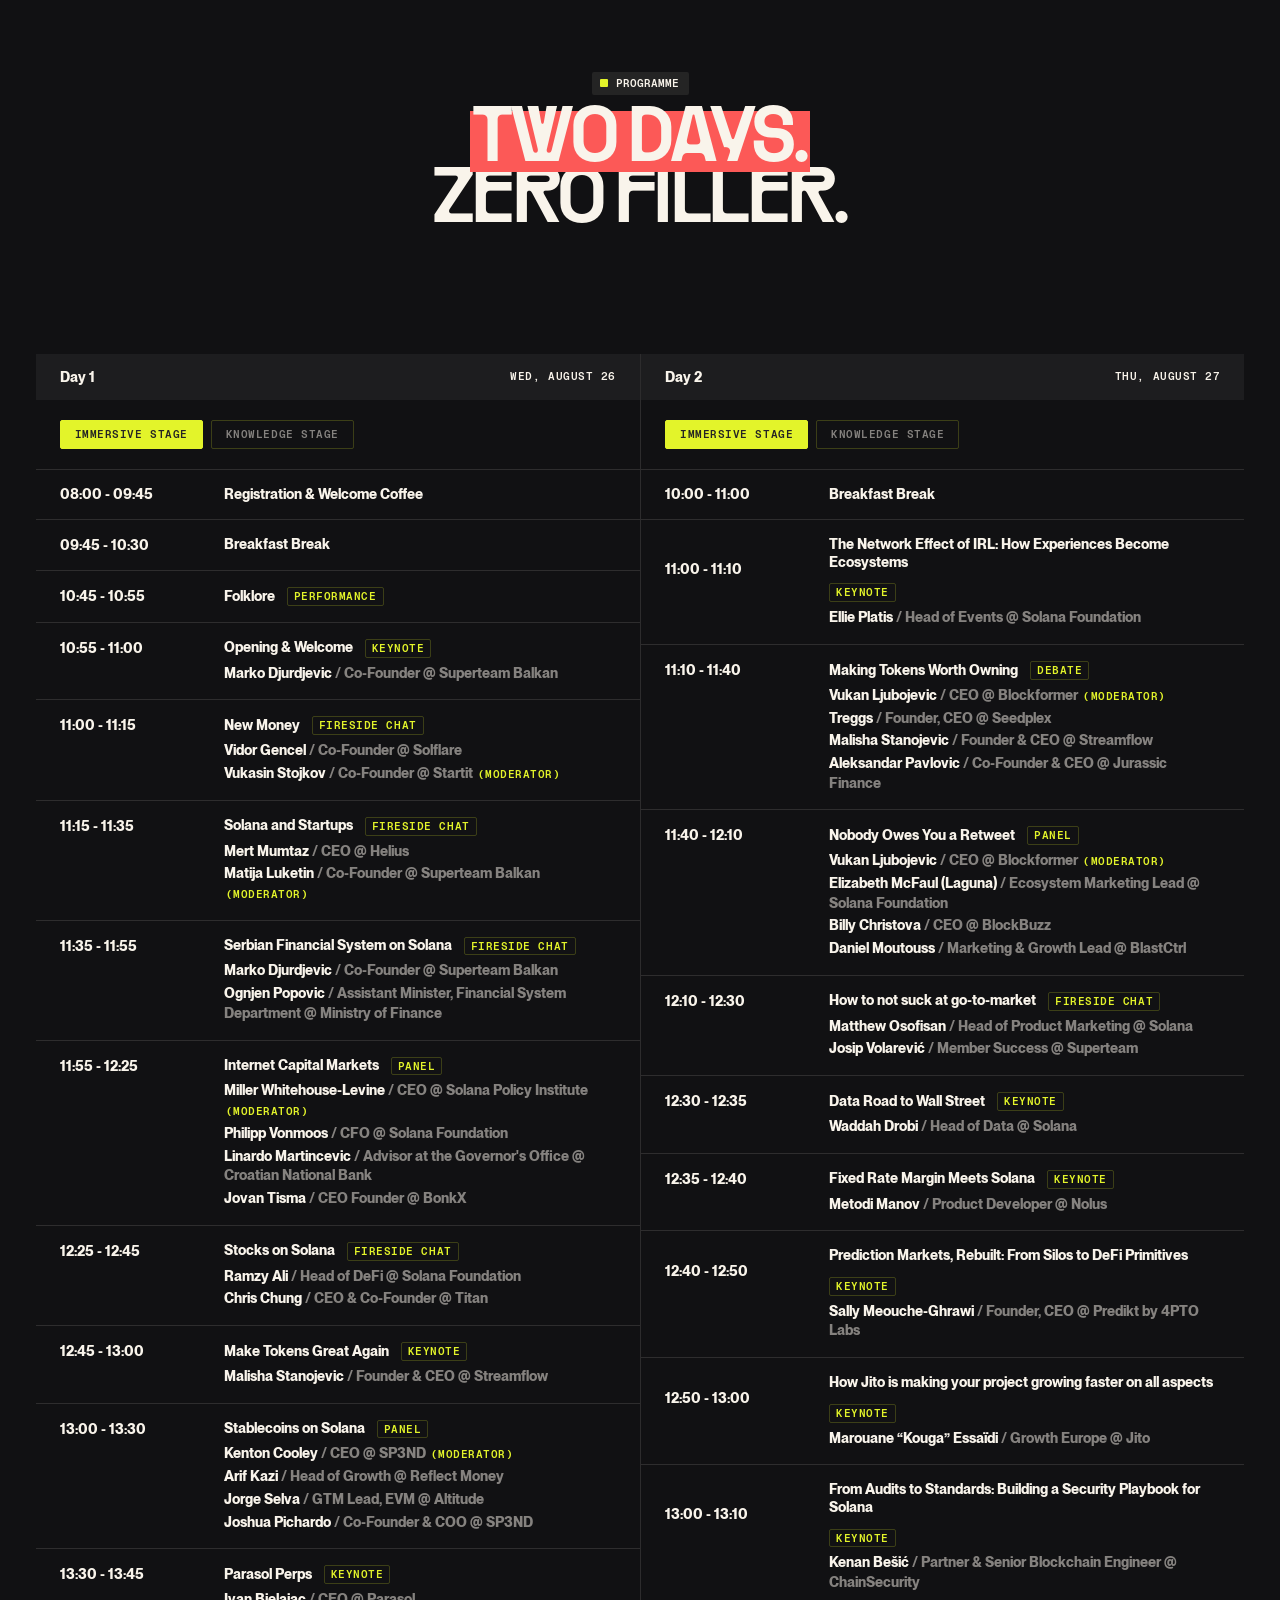
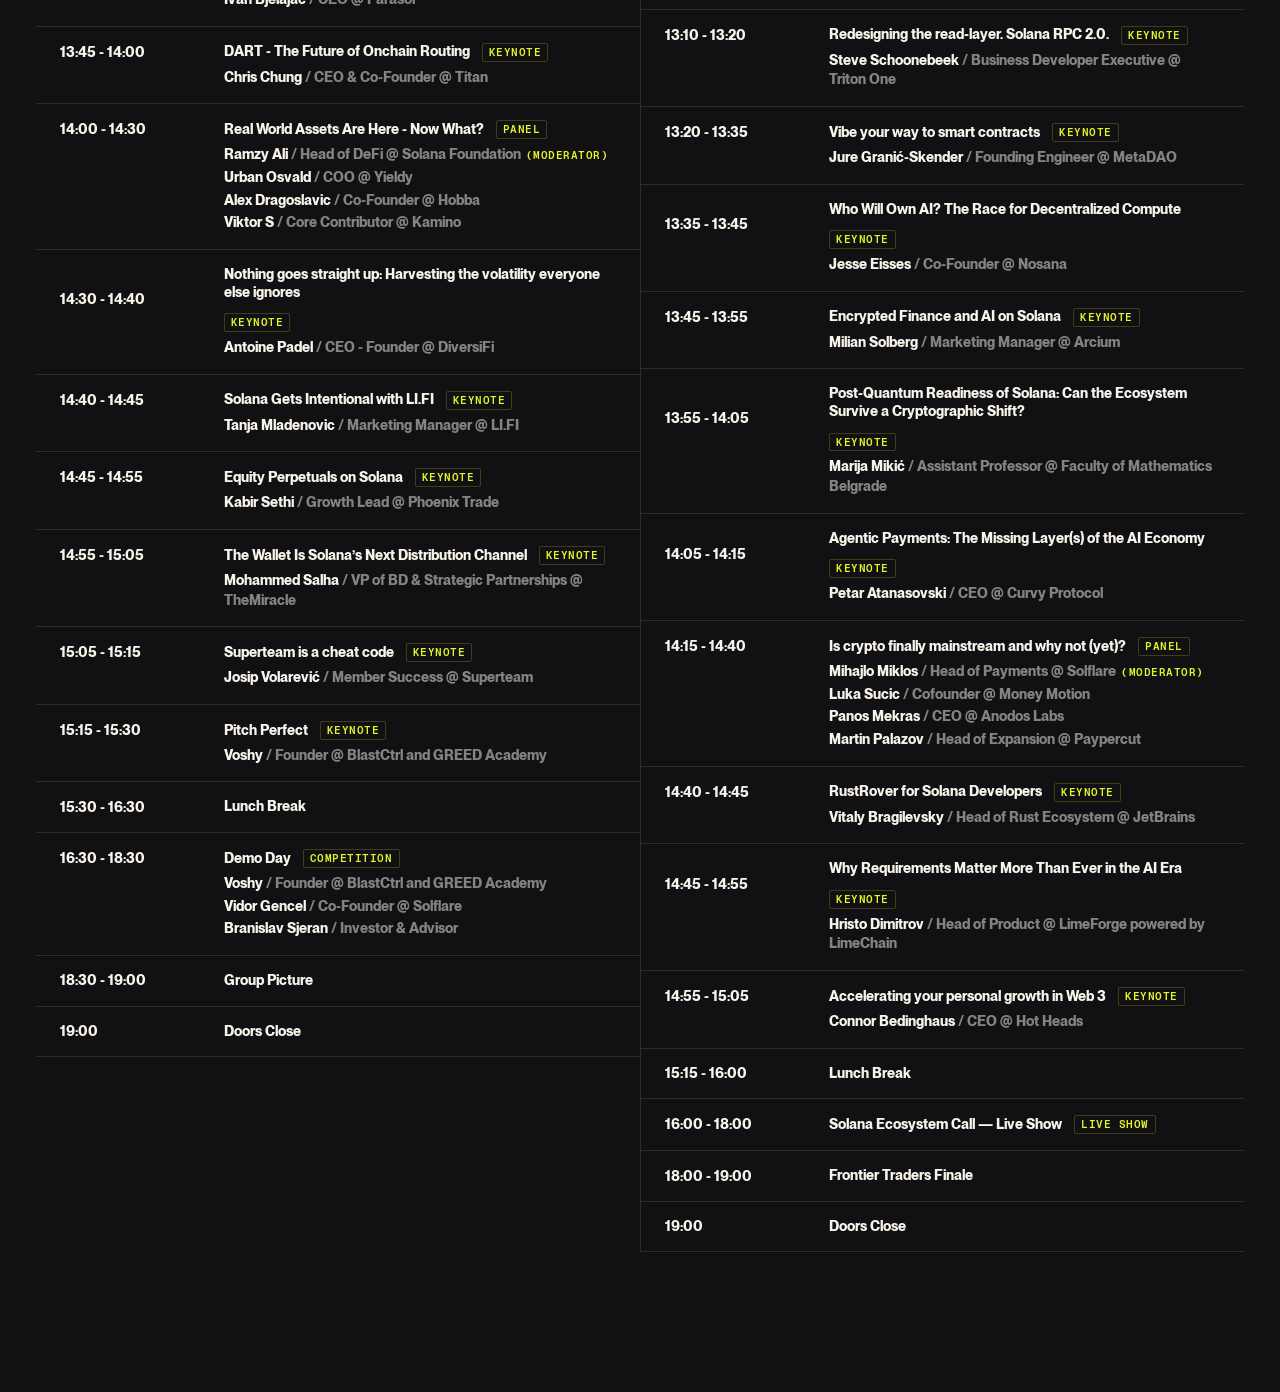
<file: agenda/index.html>
<!DOCTYPE html>
<html lang="en">
<head>
<meta charset="utf-8">
<meta name="viewport" content="width=device-width, initial-scale=1">
<title>Agenda &mdash; Solana Summit Serbia</title>
<meta property="og:title" content="Agenda — Solana Summit Serbia">
<meta property="og:description" content="Two days, two stages, zero filler. Aug 26-27, Sava Centar, Belgrade.">
<meta property="og:image" content="https://go.solanasummit.rs/agenda/og.png">
<meta property="og:url" content="https://go.solanasummit.rs/agenda/">
<meta property="og:type" content="website">
<meta name="twitter:card" content="summary_large_image">
<meta name="twitter:image" content="https://go.solanasummit.rs/agenda/og.png">
<meta name="description" content="Two days, two stages, zero filler. The full Solana Summit Serbia programme.">
<link rel="icon" type="image/png" sizes="32x32" href="/agenda/favicon-32.png">
<link rel="icon" type="image/png" sizes="16x16" href="/agenda/favicon-16.png">
<link rel="preload" href="/agenda/fonts/pp-rader/PPRader-Bold.otf" as="font" type="font/otf" crossorigin>
<link rel="stylesheet" href="/agenda/agenda.css">
<style>
  /* ---------- standalone page ---------- */
  html, body { background: var(--surface-dark); }
  /* The site sets body{overflow:hidden}, which makes <body> a scroll
     container and silently kills position:sticky (body:not(.loaded) is
     the rule that bites — hence `loaded` on <body>, the site's own
     post-loader state). `clip` still blocks horizontal scroll but
     creates no scroll container. */
  html body { margin: 0; overflow-x: clip; overflow-y: visible; }

  /* The site animates these in with GSAP on scroll; this page is static,
     so pin them to their finished state. */
  .agenda__title-highlight-bg { transform: scaleX(1); }
  .agenda__rule-v { transform: scaleY(1); }
  .agenda__top-rule { transform: scaleX(1); }

  .agenda { padding-top: 72px; padding-bottom: 140px; }
  @media (width <= 1023px) { .agenda { padding-top: 40px; padding-bottom: 80px; } }

  /* ---------- day switcher (mobile only) ---------- */
  .agenda__day-switch { display: none; }
  .agenda__day-switch-tab {
    appearance: none; cursor: pointer;
    font-family: var(--font-label); font-size: var(--font-label-size);
    font-weight: var(--font-label-weight); letter-spacing: .05em;
    text-transform: uppercase; color: var(--text-muted-on-dark);
    background: 0 0; border: 1px solid #e3f42a33; border-radius: 2px;
    align-items: center; padding: 10px 16px; line-height: 1;
    transition: color .2s, background-color .2s, border-color .2s;
    display: inline-flex; flex: 1; justify-content: center;
  }
  .agenda__day-switch-tab.is-active {
    color: var(--black); background: var(--green); border-color: var(--green);
  }

  @media (width <= 1023px) {
    .agenda__day-switch {
      display: flex; gap: 8px;
      position: sticky; top: 0; z-index: 6;
      background: var(--surface-dark);
      padding: 12px var(--grid-edge-inset) 12px;
      margin: 0 calc(-1 * var(--grid-edge-inset)) 4px;
      border-bottom: 1px solid var(--border-on-dark);
    }
    /* one day at a time */
    .agenda__grid.is-day-1 .agenda__day[data-day="2"],
    .agenda__grid.is-day-2 .agenda__day[data-day="1"] { display: none; }
    .agenda__grid { row-gap: 0; }

    /* stage tabs stay reachable mid-scroll, docked under the day bar */
    .agenda__stage-tabs {
      position: sticky; top: var(--day-switch-h, 56px); z-index: 5;
      background: var(--surface-dark);
      padding: 12px 16px; margin: 0 calc(-1 * var(--grid-edge-inset)) 8px;
      border-bottom: 1px solid var(--border-on-dark);
    }
    .agenda__stage-tab { flex: 1; justify-content: center; }
    .agenda__day-label { margin-bottom: 0; }
  }
</style>
</head>
<body class="dark-mode loaded">

  <section class="agenda" id="agenda">
    <div class="agenda__header">
      <div class="agenda__label">
        <span class="agenda__label-dot"></span>
        <span>Programme</span>
      </div>
      <h2 class="agenda__title"><span class="agenda__title-highlight"><span class="agenda__title-highlight-bg"></span>Two days.</span><br>Zero filler.</h2>
    </div>

    <div class="agenda__day-switch" role="tablist" aria-label="Select day">
      <button type="button" class="agenda__day-switch-tab is-active" data-day="1" role="tab" aria-selected="true">Day 1 &middot; Wed 26</button>
      <button type="button" class="agenda__day-switch-tab" data-day="2" role="tab" aria-selected="false">Day 2 &middot; Thu 27</button>
    </div>

    <div class="agenda__grid is-day-1">
      <div class="agenda__rule-v"></div>
      <div class="agenda__day" data-day="1">
        <div class="agenda__day-label"><span>Day 1</span><span>WED, AUGUST 26</span></div>
        <div class="agenda__stage-tabs" role="tablist" aria-label="Day 1 stage">
          <button type="button" class="agenda__stage-tab is-active" data-stage="immersive" role="tab" aria-selected="true">Immersive Stage</button>
          <button type="button" class="agenda__stage-tab" data-stage="knowledge" role="tab" aria-selected="false">Knowledge Stage</button>
        </div>
        <div class="agenda__top-rule"></div>
          <ul class="agenda__items is-active" data-stage="immersive">
            <li class="agenda__item">
              <div class="agenda__item-time">08:00 - 09:45</div>
              <div class="agenda__item-heading">
                <h3 class="agenda__item-title">Registration &amp; Welcome Coffee</h3>
              </div>
            </li>
            <li class="agenda__item">
              <div class="agenda__item-time">09:45 - 10:30</div>
              <div class="agenda__item-heading">
                <h3 class="agenda__item-title">Breakfast Break</h3>
              </div>
            </li>
            <li class="agenda__item">
              <div class="agenda__item-time">10:45 - 10:55</div>
              <div class="agenda__item-heading">
                <h3 class="agenda__item-title">Folklore</h3>
                <span class="agenda__item-tag">Performance</span>
              </div>
            </li>
            <li class="agenda__item">
              <div class="agenda__item-time">10:55 - 11:00</div>
              <div class="agenda__item-heading">
                <h3 class="agenda__item-title">Opening &amp; Welcome</h3>
                <span class="agenda__item-tag">Keynote</span>
              </div>
              <ul class="agenda__item-speakers">
                <li><span class="agenda__item-speaker-name">Marko Djurdjevic</span> / Co-Founder @ Superteam Balkan</li>
              </ul>
            </li>
            <li class="agenda__item">
              <div class="agenda__item-time">11:00 - 11:15</div>
              <div class="agenda__item-heading">
                <h3 class="agenda__item-title">New Money</h3>
                <span class="agenda__item-tag">Fireside Chat</span>
              </div>
              <ul class="agenda__item-speakers">
                <li><span class="agenda__item-speaker-name">Vidor Gencel</span> / Co-Founder @ Solflare</li>
                <li><span class="agenda__item-speaker-name">Vukasin Stojkov</span> / Co-Founder @ Startit <span class="agenda__item-speaker-mod">(Moderator)</span></li>
              </ul>
            </li>
            <li class="agenda__item">
              <div class="agenda__item-time">11:15 - 11:35</div>
              <div class="agenda__item-heading">
                <h3 class="agenda__item-title">Solana and Startups</h3>
                <span class="agenda__item-tag">Fireside Chat</span>
              </div>
              <ul class="agenda__item-speakers">
                <li><span class="agenda__item-speaker-name">Mert Mumtaz</span> / CEO @ Helius</li>
                <li><span class="agenda__item-speaker-name">Matija Luketin</span> / Co-Founder @ Superteam Balkan <span class="agenda__item-speaker-mod">(Moderator)</span></li>
              </ul>
            </li>
            <li class="agenda__item">
              <div class="agenda__item-time">11:35 - 11:55</div>
              <div class="agenda__item-heading">
                <h3 class="agenda__item-title">Serbian Financial System on Solana</h3>
                <span class="agenda__item-tag">Fireside Chat</span>
              </div>
              <ul class="agenda__item-speakers">
                <li><span class="agenda__item-speaker-name">Marko Djurdjevic</span> / Co-Founder @ Superteam Balkan</li>
                <li><span class="agenda__item-speaker-name">Ognjen Popovic</span> / Assistant Minister, Financial System Department @ Ministry of Finance</li>
              </ul>
            </li>
            <li class="agenda__item">
              <div class="agenda__item-time">11:55 - 12:25</div>
              <div class="agenda__item-heading">
                <h3 class="agenda__item-title">Internet Capital Markets</h3>
                <span class="agenda__item-tag">Panel</span>
              </div>
              <ul class="agenda__item-speakers">
                <li><span class="agenda__item-speaker-name">Miller Whitehouse-Levine</span> / CEO @ Solana Policy Institute <span class="agenda__item-speaker-mod">(Moderator)</span></li>
                <li><span class="agenda__item-speaker-name">Philipp Vonmoos</span> / CFO @ Solana Foundation</li>
                <li><span class="agenda__item-speaker-name">Linardo Martincevic</span> / Advisor at the Governor's Office @ Croatian National Bank</li>
                <li><span class="agenda__item-speaker-name">Jovan Tisma</span> / CEO Founder @ BonkX</li>
              </ul>
            </li>
            <li class="agenda__item">
              <div class="agenda__item-time">12:25 - 12:45</div>
              <div class="agenda__item-heading">
                <h3 class="agenda__item-title">Stocks on Solana</h3>
                <span class="agenda__item-tag">Fireside Chat</span>
              </div>
              <ul class="agenda__item-speakers">
                <li><span class="agenda__item-speaker-name">Ramzy Ali</span> / Head of DeFi @ Solana Foundation</li>
                <li><span class="agenda__item-speaker-name">Chris Chung</span> / CEO &amp; Co-Founder @ Titan</li>
              </ul>
            </li>
            <li class="agenda__item">
              <div class="agenda__item-time">12:45 - 13:00</div>
              <div class="agenda__item-heading">
                <h3 class="agenda__item-title">Make Tokens Great Again</h3>
                <span class="agenda__item-tag">Keynote</span>
              </div>
              <ul class="agenda__item-speakers">
                <li><span class="agenda__item-speaker-name">Malisha Stanojevic</span> / Founder &amp; CEO @ Streamflow</li>
              </ul>
            </li>
            <li class="agenda__item">
              <div class="agenda__item-time">13:00 - 13:30</div>
              <div class="agenda__item-heading">
                <h3 class="agenda__item-title">Stablecoins on Solana</h3>
                <span class="agenda__item-tag">Panel</span>
              </div>
              <ul class="agenda__item-speakers">
                <li><span class="agenda__item-speaker-name">Kenton Cooley</span> / CEO @ SP3ND <span class="agenda__item-speaker-mod">(Moderator)</span></li>
                <li><span class="agenda__item-speaker-name">Arif Kazi</span> / Head of Growth @ Reflect Money</li>
                <li><span class="agenda__item-speaker-name">Jorge Selva</span> / GTM Lead, EVM @ Altitude</li>
                <li><span class="agenda__item-speaker-name">Joshua Pichardo</span> / Co-Founder &amp; COO @ SP3ND</li>
              </ul>
            </li>
            <li class="agenda__item">
              <div class="agenda__item-time">13:30 - 13:45</div>
              <div class="agenda__item-heading">
                <h3 class="agenda__item-title">Parasol Perps</h3>
                <span class="agenda__item-tag">Keynote</span>
              </div>
              <ul class="agenda__item-speakers">
                <li><span class="agenda__item-speaker-name">Ivan Bjelajac</span> / CEO @ Parasol</li>
              </ul>
            </li>
            <li class="agenda__item">
              <div class="agenda__item-time">13:45 - 14:00</div>
              <div class="agenda__item-heading">
                <h3 class="agenda__item-title">DART - The Future of Onchain Routing</h3>
                <span class="agenda__item-tag">Keynote</span>
              </div>
              <ul class="agenda__item-speakers">
                <li><span class="agenda__item-speaker-name">Chris Chung</span> / CEO &amp; Co-Founder @ Titan</li>
              </ul>
            </li>
            <li class="agenda__item">
              <div class="agenda__item-time">14:00 - 14:30</div>
              <div class="agenda__item-heading">
                <h3 class="agenda__item-title">Real World Assets Are Here - Now What?</h3>
                <span class="agenda__item-tag">Panel</span>
              </div>
              <ul class="agenda__item-speakers">
                <li><span class="agenda__item-speaker-name">Ramzy Ali</span> / Head of DeFi @ Solana Foundation <span class="agenda__item-speaker-mod">(Moderator)</span></li>
                <li><span class="agenda__item-speaker-name">Urban Osvald</span> / COO @ Yieldy</li>
                <li><span class="agenda__item-speaker-name">Alex Dragoslavic</span> / Co-Founder @ Hobba</li>
                <li><span class="agenda__item-speaker-name">Viktor S</span> / Core Contributor @ Kamino</li>
              </ul>
            </li>
            <li class="agenda__item">
              <div class="agenda__item-time">14:30 - 14:40</div>
              <div class="agenda__item-heading">
                <h3 class="agenda__item-title">Nothing goes straight up: Harvesting the volatility everyone else ignores</h3>
                <span class="agenda__item-tag">Keynote</span>
              </div>
              <ul class="agenda__item-speakers">
                <li><span class="agenda__item-speaker-name">Antoine Padel</span> / CEO - Founder @ DiversiFi</li>
              </ul>
            </li>
            <li class="agenda__item">
              <div class="agenda__item-time">14:40 - 14:45</div>
              <div class="agenda__item-heading">
                <h3 class="agenda__item-title">Solana Gets Intentional with LI.FI</h3>
                <span class="agenda__item-tag">Keynote</span>
              </div>
              <ul class="agenda__item-speakers">
                <li><span class="agenda__item-speaker-name">Tanja Mladenovic</span> / Marketing Manager @ LI.FI</li>
              </ul>
            </li>
            <li class="agenda__item">
              <div class="agenda__item-time">14:45 - 14:55</div>
              <div class="agenda__item-heading">
                <h3 class="agenda__item-title">Equity Perpetuals on Solana</h3>
                <span class="agenda__item-tag">Keynote</span>
              </div>
              <ul class="agenda__item-speakers">
                <li><span class="agenda__item-speaker-name">Kabir Sethi</span> / Growth Lead @ Phoenix Trade</li>
              </ul>
            </li>
            <li class="agenda__item">
              <div class="agenda__item-time">14:55 - 15:05</div>
              <div class="agenda__item-heading">
                <h3 class="agenda__item-title">The Wallet Is Solana’s Next Distribution Channel</h3>
                <span class="agenda__item-tag">Keynote</span>
              </div>
              <ul class="agenda__item-speakers">
                <li><span class="agenda__item-speaker-name">Mohammed Salha</span> / VP of BD &amp; Strategic Partnerships @ TheMiracle</li>
              </ul>
            </li>
            <li class="agenda__item">
              <div class="agenda__item-time">15:05 - 15:15</div>
              <div class="agenda__item-heading">
                <h3 class="agenda__item-title">Superteam is a cheat code</h3>
                <span class="agenda__item-tag">Keynote</span>
              </div>
              <ul class="agenda__item-speakers">
                <li><span class="agenda__item-speaker-name">Josip Volarević</span> / Member Success @ Superteam</li>
              </ul>
            </li>
            <li class="agenda__item">
              <div class="agenda__item-time">15:15 - 15:30</div>
              <div class="agenda__item-heading">
                <h3 class="agenda__item-title">Pitch Perfect</h3>
                <span class="agenda__item-tag">Keynote</span>
              </div>
              <ul class="agenda__item-speakers">
                <li><span class="agenda__item-speaker-name">Voshy</span> / Founder @ BlastCtrl and GREED Academy</li>
              </ul>
            </li>
            <li class="agenda__item">
              <div class="agenda__item-time">15:30 - 16:30</div>
              <div class="agenda__item-heading">
                <h3 class="agenda__item-title">Lunch Break</h3>
              </div>
            </li>
            <li class="agenda__item">
              <div class="agenda__item-time">16:30 - 18:30</div>
              <div class="agenda__item-heading">
                <h3 class="agenda__item-title">Demo Day</h3>
                <span class="agenda__item-tag">Competition</span>
              </div>
              <ul class="agenda__item-speakers">
                <li><span class="agenda__item-speaker-name">Voshy</span> / Founder @ BlastCtrl and GREED Academy</li>
                <li><span class="agenda__item-speaker-name">Vidor Gencel</span> / Co-Founder @ Solflare</li>
                <li><span class="agenda__item-speaker-name">Branislav Sjeran</span> / Investor &amp; Advisor</li>
              </ul>
            </li>
            <li class="agenda__item">
              <div class="agenda__item-time">18:30 - 19:00</div>
              <div class="agenda__item-heading">
                <h3 class="agenda__item-title">Group Picture</h3>
              </div>
            </li>
            <li class="agenda__item">
              <div class="agenda__item-time">19:00</div>
              <div class="agenda__item-heading">
                <h3 class="agenda__item-title">Doors Close</h3>
              </div>
            </li>
          </ul>
          <ul class="agenda__items" data-stage="knowledge" hidden>
            <li class="agenda__item">
              <div class="agenda__item-time">11:30</div>
              <div class="agenda__item-heading">
                <h3 class="agenda__item-title">Mindshare Summit Intro</h3>
                <span class="agenda__item-tag">Opening</span>
              </div>
              <ul class="agenda__item-speakers">
                <li><span class="agenda__item-speaker-name">Voshy</span> / Founder @ BlastCtrl and GREED Academy</li>
              </ul>
            </li>
            <li class="agenda__item">
              <div class="agenda__item-time">11:35 - 12:40</div>
              <div class="agenda__item-heading">
                <h3 class="agenda__item-title">Marketing Campaigns</h3>
                <span class="agenda__item-tag">Block</span>
              </div>
              <p class="agenda__item-meta">Solo Talks + Q&amp;A Panel</p>
            </li>
            <li class="agenda__item">
              <div class="agenda__item-time">11:35 - 11:40</div>
              <div class="agenda__item-heading">
                <h3 class="agenda__item-title">The Good, the Bad &amp; the Viral</h3>
                <span class="agenda__item-tag">Solo</span>
              </div>
              <ul class="agenda__item-speakers">
                <li><span class="agenda__item-speaker-name">Paula Vulic</span> / Founder &amp; CEO @ Underground Agency</li>
              </ul>
            </li>
            <li class="agenda__item">
              <div class="agenda__item-time">11:40 - 11:45</div>
              <div class="agenda__item-heading">
                <h3 class="agenda__item-title">How to prepare a perfect launch post</h3>
                <span class="agenda__item-tag">Solo</span>
              </div>
              <ul class="agenda__item-speakers">
                <li><span class="agenda__item-speaker-name">Vukan Ljubojevic</span> / CEO @ Blockformer</li>
              </ul>
            </li>
            <li class="agenda__item">
              <div class="agenda__item-time">11:45 - 11:50</div>
              <div class="agenda__item-heading">
                <h3 class="agenda__item-title">Nobody Cares. Good</h3>
                <span class="agenda__item-tag">Solo</span>
              </div>
              <ul class="agenda__item-speakers">
                <li><span class="agenda__item-speaker-name">Billy Christova</span> / CEO @ BlockBuzz</li>
              </ul>
            </li>
            <li class="agenda__item">
              <div class="agenda__item-time">11:50 - 11:55</div>
              <div class="agenda__item-heading">
                <h3 class="agenda__item-title">Planning a full marketing campaign</h3>
                <span class="agenda__item-tag">Solo</span>
              </div>
              <ul class="agenda__item-speakers">
                <li><span class="agenda__item-speaker-name">Daniel Moutouss</span> / Marketing &amp; Growth Lead @ BlastCtrl</li>
              </ul>
            </li>
            <li class="agenda__item">
              <div class="agenda__item-time">11:55 - 12:00</div>
              <div class="agenda__item-heading">
                <h3 class="agenda__item-title">One audience, one channel, one idea</h3>
                <span class="agenda__item-tag">Solo</span>
              </div>
              <ul class="agenda__item-speakers">
                <li><span class="agenda__item-speaker-name">Elizabeth McFaul (Laguna)</span> / Ecosystem Marketing Lead @ Solana Foundation</li>
              </ul>
            </li>
            <li class="agenda__item">
              <div class="agenda__item-time">12:00 - 12:40</div>
              <div class="agenda__item-heading">
                <h3 class="agenda__item-title">Campaign - from idea to execution</h3>
                <span class="agenda__item-tag">Panel + Q&amp;A</span>
              </div>
              <ul class="agenda__item-speakers">
                <li><span class="agenda__item-speaker-name">Elizabeth McFaul (Laguna)</span> / Ecosystem Marketing Lead @ Solana Foundation</li>
                <li><span class="agenda__item-speaker-name">Daniel Moutouss</span> / Marketing &amp; Growth Lead @ BlastCtrl</li>
                <li><span class="agenda__item-speaker-name">Vukan Ljubojevic</span> / CEO @ Blockformer</li>
                <li><span class="agenda__item-speaker-name">Paula Vulic</span> / Founder &amp; CEO @ Underground Agency <span class="agenda__item-speaker-mod">(Moderator)</span></li>
              </ul>
            </li>
            <li class="agenda__item">
              <div class="agenda__item-time">12:45 - 13:40</div>
              <div class="agenda__item-heading">
                <h3 class="agenda__item-title">Distribution and KOLs</h3>
                <span class="agenda__item-tag">Block</span>
              </div>
              <p class="agenda__item-meta">Solo Talks + Debate Panel</p>
            </li>
            <li class="agenda__item">
              <div class="agenda__item-time">12:45 - 12:50</div>
              <div class="agenda__item-heading">
                <h3 class="agenda__item-title">web2 vs. web3: Speak Human, Ship Onchain</h3>
                <span class="agenda__item-tag">Solo</span>
              </div>
              <ul class="agenda__item-speakers">
                <li><span class="agenda__item-speaker-name">Ana Djordjevic</span> / Marketing Lead @ BlockBuzz</li>
              </ul>
            </li>
            <li class="agenda__item">
              <div class="agenda__item-time">12:50 - 12:55</div>
              <div class="agenda__item-heading">
                <h3 class="agenda__item-title">Content calendar and growing Twitter account organically</h3>
                <span class="agenda__item-tag">Solo</span>
              </div>
              <ul class="agenda__item-speakers">
                <li><span class="agenda__item-speaker-name">Vukan Ljubojevic</span> / CEO @ Blockformer</li>
              </ul>
            </li>
            <li class="agenda__item">
              <div class="agenda__item-time">12:55 - 13:00</div>
              <div class="agenda__item-heading">
                <h3 class="agenda__item-title">Good BD approach can save distribution</h3>
                <span class="agenda__item-tag">Solo</span>
              </div>
              <ul class="agenda__item-speakers">
                <li><span class="agenda__item-speaker-name">Tin Saric</span> / BD &amp; Marketing @ BlastCtrl</li>
              </ul>
            </li>
            <li class="agenda__item">
              <div class="agenda__item-time">13:00 - 13:05</div>
              <div class="agenda__item-heading">
                <h3 class="agenda__item-title">Should you pay influencers to promote your project</h3>
                <span class="agenda__item-tag">Solo</span>
              </div>
              <ul class="agenda__item-speakers">
                <li><span class="agenda__item-speaker-name">Luka Isailovic</span> / Head of Strategy @ R3ACH</li>
              </ul>
            </li>
            <li class="agenda__item">
              <div class="agenda__item-time">13:05 - 13:10</div>
              <div class="agenda__item-heading">
                <h3 class="agenda__item-title">Micro KOLs as an alternative distribution aproach</h3>
                <span class="agenda__item-tag">Solo</span>
              </div>
              <ul class="agenda__item-speakers">
                <li><span class="agenda__item-speaker-name">Mladen Kostov</span> / Co-Founder @ Lyra Systems</li>
              </ul>
            </li>
            <li class="agenda__item">
              <div class="agenda__item-time">13:10 - 13:40</div>
              <div class="agenda__item-heading">
                <h3 class="agenda__item-title">KOLs - blessing or disease?</h3>
                <span class="agenda__item-tag">Panel + Q&amp;A</span>
              </div>
              <ul class="agenda__item-speakers">
                <li><span class="agenda__item-speaker-name">Luka Isailovic</span> / Head of Strategy @ R3ACH</li>
                <li><span class="agenda__item-speaker-name">Mladen Kostov</span> / Co-Founder @ Lyra Systems</li>
                <li><span class="agenda__item-speaker-name">Billy Christova</span> / CEO @ BlockBuzz</li>
                <li><span class="agenda__item-speaker-name">Zhivko Todorov</span> / GTM &amp; Growth @ LimeChain</li>
                <li><span class="agenda__item-speaker-name">Tin Saric</span> / BD &amp; Marketing @ BlastCtrl <span class="agenda__item-speaker-mod">(Moderator)</span></li>
              </ul>
            </li>
            <li class="agenda__item">
              <div class="agenda__item-time">13:45 - 14:50</div>
              <div class="agenda__item-heading">
                <h3 class="agenda__item-title">AI</h3>
                <span class="agenda__item-tag">Block</span>
              </div>
              <p class="agenda__item-meta">Solo Talks + Q&amp;A Panel</p>
            </li>
            <li class="agenda__item">
              <div class="agenda__item-time">13:45 - 13:50</div>
              <div class="agenda__item-heading">
                <h3 class="agenda__item-title">How to build an AI co-founder</h3>
                <span class="agenda__item-tag">Solo</span>
              </div>
              <ul class="agenda__item-speakers">
                <li><span class="agenda__item-speaker-name">Vukasin Stojkov</span> / Co-Founder @ Startit</li>
              </ul>
            </li>
            <li class="agenda__item">
              <div class="agenda__item-time">13:50 - 13:55</div>
              <div class="agenda__item-heading">
                <h3 class="agenda__item-title">Using AI as a marketing agency - deep integration</h3>
                <span class="agenda__item-tag">Solo</span>
              </div>
              <ul class="agenda__item-speakers">
                <li><span class="agenda__item-speaker-name">Voshy</span> / Founder @ BlastCtrl and GREED Academy</li>
              </ul>
            </li>
            <li class="agenda__item">
              <div class="agenda__item-time">13:55 - 14:00</div>
              <div class="agenda__item-heading">
                <h3 class="agenda__item-title">AI loops for marketing 101</h3>
                <span class="agenda__item-tag">Solo</span>
              </div>
              <ul class="agenda__item-speakers">
                <li><span class="agenda__item-speaker-name">Artem Dubinin</span> / Mighty</li>
              </ul>
            </li>
            <li class="agenda__item">
              <div class="agenda__item-time">14:00 - 14:05</div>
              <div class="agenda__item-heading">
                <h3 class="agenda__item-title">The AI marketing trap</h3>
                <span class="agenda__item-tag">Solo</span>
              </div>
              <ul class="agenda__item-speakers">
                <li><span class="agenda__item-speaker-name">Billy Christova</span> / CEO @ BlockBuzz</li>
              </ul>
            </li>
            <li class="agenda__item">
              <div class="agenda__item-time">14:05 - 14:10</div>
              <div class="agenda__item-heading">
                <h3 class="agenda__item-title">AI is a craftsman, you still need an artist</h3>
                <span class="agenda__item-tag">Solo</span>
              </div>
              <ul class="agenda__item-speakers">
                <li><span class="agenda__item-speaker-name">Daniel Moutouss</span> / Marketing &amp; Growth Lead @ BlastCtrl</li>
              </ul>
            </li>
            <li class="agenda__item">
              <div class="agenda__item-time">14:10 - 14:50</div>
              <div class="agenda__item-heading">
                <h3 class="agenda__item-title">AI discussion and Q&amp;A</h3>
                <span class="agenda__item-tag">Panel + Q&amp;A</span>
              </div>
              <ul class="agenda__item-speakers">
                <li><span class="agenda__item-speaker-name">Vukasin Stojkov</span> / Co-Founder @ Startit</li>
                <li><span class="agenda__item-speaker-name">Voshy</span> / Founder @ BlastCtrl and GREED Academy</li>
                <li><span class="agenda__item-speaker-name">Artem Dubinin</span> / Mighty</li>
                <li><span class="agenda__item-speaker-name">Daniel Moutouss</span> / Marketing &amp; Growth Lead @ BlastCtrl <span class="agenda__item-speaker-mod">(Moderator)</span></li>
              </ul>
            </li>
            <li class="agenda__item">
              <div class="agenda__item-time">14:55</div>
              <div class="agenda__item-heading">
                <h3 class="agenda__item-title">Mindshare Summit Outro</h3>
                <span class="agenda__item-tag">Closing</span>
              </div>
              <ul class="agenda__item-speakers">
                <li><span class="agenda__item-speaker-name">Voshy</span> / Founder @ BlastCtrl and GREED Academy</li>
              </ul>
            </li>
            <li class="agenda__item">
              <div class="agenda__item-time">15:00 - 15:30</div>
              <div class="agenda__item-heading">
                <h3 class="agenda__item-title">Beyond the Hype: What VCs Really Want to Fund</h3>
                <span class="agenda__item-tag">Panel + Q&amp;A</span>
              </div>
              <ul class="agenda__item-speakers">
                <li><span class="agenda__item-speaker-name">Stan Nedic</span> / Partner, Investments @ V3V Ventures</li>
                <li><span class="agenda__item-speaker-name">Branislav Sjeran</span> / Investor &amp; Advisor</li>
                <li><span class="agenda__item-speaker-name">Iva Rakocevic</span> / Senior Investment Manager @ Elevator Ventures</li>
              </ul>
            </li>
            <li class="agenda__item">
              <div class="agenda__item-time">15:30 - 16:30</div>
              <div class="agenda__item-heading">
                <h3 class="agenda__item-title">Lunch Break</h3>
              </div>
            </li>
            <li class="agenda__item">
              <div class="agenda__item-time">16:30 - 17:00</div>
              <div class="agenda__item-heading">
                <h3 class="agenda__item-title">Tokenised, but not moving</h3>
                <span class="agenda__item-tag">Panel</span>
              </div>
              <ul class="agenda__item-speakers">
                <li><span class="agenda__item-speaker-name">Dušan Romčević</span> / Principal Corporate and Regulatory Counsel @ B2BROKER</li>
                <li><span class="agenda__item-speaker-name">Miller Whitehouse-Levine</span> / CEO @ Solana Policy Institute</li>
                <li><span class="agenda__item-speaker-name">Anina Milanović</span> / Strategic Advisor to BGDX @ World Bank</li>
                <li><span class="agenda__item-speaker-name">Ilija Rilaković</span> / Attorney at Law @ Law Firm “Law Decoded” <span class="agenda__item-speaker-mod">(Moderator)</span></li>
              </ul>
            </li>
            <li class="agenda__item">
              <div class="agenda__item-time">17:00 - 17:30</div>
              <div class="agenda__item-heading">
                <h3 class="agenda__item-title">Centralised exchanges: boring, but somebody has to do it</h3>
                <span class="agenda__item-tag">Panel</span>
              </div>
              <ul class="agenda__item-speakers">
                <li><span class="agenda__item-speaker-name">Duska Nedeljkovic</span> / Head of Conferences @ Ultimate Group <span class="agenda__item-speaker-mod">(Moderator)</span></li>
                <li><span class="agenda__item-speaker-name">Aleksandar Matanović</span> / Founder @ ECD.rs</li>
                <li><span class="agenda__item-speaker-name">Nikola Škorić</span> / CEO @ Electrocoin</li>
                <li><span class="agenda__item-speaker-name">Radoje Maric</span> / CEO @ Crypto12</li>
              </ul>
            </li>
            <li class="agenda__item">
              <div class="agenda__item-time">17:30 - 18:00</div>
              <div class="agenda__item-heading">
                <h3 class="agenda__item-title">Finding an Edge: Lessons from Investing, Trading &amp; Building</h3>
                <span class="agenda__item-tag">Workshop</span>
              </div>
              <ul class="agenda__item-speakers">
                <li><span class="agenda__item-speaker-name">Can Sinirlioglu</span> / Founder &amp; CEO @ Kriptok</li>
              </ul>
            </li>
            <li class="agenda__item">
              <div class="agenda__item-time">18:00</div>
              <div class="agenda__item-heading">
                <h3 class="agenda__item-title">From Wallet to 1,500+ Things: Use Your SOL and USDC IRL</h3>
                <span class="agenda__item-tag">Workshop</span>
              </div>
              <ul class="agenda__item-speakers">
                <li><span class="agenda__item-speaker-name">Raul Rodriguez</span> / Senior Web 3 Partnerships and Operations Lead @ Bitrefill</li>
              </ul>
            </li>
          </ul>
      </div>
      <div class="agenda__day" data-day="2">
        <div class="agenda__day-label"><span>Day 2</span><span>THU, AUGUST 27</span></div>
        <div class="agenda__stage-tabs" role="tablist" aria-label="Day 2 stage">
          <button type="button" class="agenda__stage-tab is-active" data-stage="immersive" role="tab" aria-selected="true">Immersive Stage</button>
          <button type="button" class="agenda__stage-tab" data-stage="knowledge" role="tab" aria-selected="false">Knowledge Stage</button>
        </div>
        <div class="agenda__top-rule"></div>
          <ul class="agenda__items is-active" data-stage="immersive">
            <li class="agenda__item">
              <div class="agenda__item-time">10:00 - 11:00</div>
              <div class="agenda__item-heading">
                <h3 class="agenda__item-title">Breakfast Break</h3>
              </div>
            </li>
            <li class="agenda__item">
              <div class="agenda__item-time">11:00 - 11:10</div>
              <div class="agenda__item-heading">
                <h3 class="agenda__item-title">The Network Effect of IRL: How Experiences Become Ecosystems</h3>
                <span class="agenda__item-tag">Keynote</span>
              </div>
              <ul class="agenda__item-speakers">
                <li><span class="agenda__item-speaker-name">Ellie Platis</span> / Head of Events @ Solana Foundation</li>
              </ul>
            </li>
            <li class="agenda__item">
              <div class="agenda__item-time">11:10 - 11:40</div>
              <div class="agenda__item-heading">
                <h3 class="agenda__item-title">Making Tokens Worth Owning</h3>
                <span class="agenda__item-tag">Debate</span>
              </div>
              <ul class="agenda__item-speakers">
                <li><span class="agenda__item-speaker-name">Vukan Ljubojevic</span> / CEO @ Blockformer <span class="agenda__item-speaker-mod">(Moderator)</span></li>
                <li><span class="agenda__item-speaker-name">Treggs</span> / Founder, CEO @ Seedplex</li>
                <li><span class="agenda__item-speaker-name">Malisha Stanojevic</span> / Founder &amp; CEO @ Streamflow</li>
                <li><span class="agenda__item-speaker-name">Aleksandar Pavlovic</span> / Co-Founder &amp; CEO @ Jurassic Finance</li>
              </ul>
            </li>
            <li class="agenda__item">
              <div class="agenda__item-time">11:40 - 12:10</div>
              <div class="agenda__item-heading">
                <h3 class="agenda__item-title">Nobody Owes You a Retweet</h3>
                <span class="agenda__item-tag">Panel</span>
              </div>
              <ul class="agenda__item-speakers">
                <li><span class="agenda__item-speaker-name">Vukan Ljubojevic</span> / CEO @ Blockformer <span class="agenda__item-speaker-mod">(Moderator)</span></li>
                <li><span class="agenda__item-speaker-name">Elizabeth McFaul (Laguna)</span> / Ecosystem Marketing Lead @ Solana Foundation</li>
                <li><span class="agenda__item-speaker-name">Billy Christova</span> / CEO @ BlockBuzz</li>
                <li><span class="agenda__item-speaker-name">Daniel Moutouss</span> / Marketing &amp; Growth Lead @ BlastCtrl</li>
              </ul>
            </li>
            <li class="agenda__item">
              <div class="agenda__item-time">12:10 - 12:30</div>
              <div class="agenda__item-heading">
                <h3 class="agenda__item-title">How to not suck at go-to-market</h3>
                <span class="agenda__item-tag">Fireside Chat</span>
              </div>
              <ul class="agenda__item-speakers">
                <li><span class="agenda__item-speaker-name">Matthew Osofisan</span> / Head of Product Marketing @ Solana</li>
                <li><span class="agenda__item-speaker-name">Josip Volarević</span> / Member Success @ Superteam</li>
              </ul>
            </li>
            <li class="agenda__item">
              <div class="agenda__item-time">12:30 - 12:35</div>
              <div class="agenda__item-heading">
                <h3 class="agenda__item-title">Data Road to Wall Street</h3>
                <span class="agenda__item-tag">Keynote</span>
              </div>
              <ul class="agenda__item-speakers">
                <li><span class="agenda__item-speaker-name">Waddah Drobi</span> / Head of Data @ Solana</li>
              </ul>
            </li>
            <li class="agenda__item">
              <div class="agenda__item-time">12:35 - 12:40</div>
              <div class="agenda__item-heading">
                <h3 class="agenda__item-title">Fixed Rate Margin Meets Solana</h3>
                <span class="agenda__item-tag">Keynote</span>
              </div>
              <ul class="agenda__item-speakers">
                <li><span class="agenda__item-speaker-name">Metodi Manov</span> / Product Developer @ Nolus</li>
              </ul>
            </li>
            <li class="agenda__item">
              <div class="agenda__item-time">12:40 - 12:50</div>
              <div class="agenda__item-heading">
                <h3 class="agenda__item-title">Prediction Markets, Rebuilt: From Silos to DeFi Primitives</h3>
                <span class="agenda__item-tag">Keynote</span>
              </div>
              <ul class="agenda__item-speakers">
                <li><span class="agenda__item-speaker-name">Sally Meouche-Ghrawi</span> / Founder, CEO @ Predikt by 4PTO Labs</li>
              </ul>
            </li>
            <li class="agenda__item">
              <div class="agenda__item-time">12:50 - 13:00</div>
              <div class="agenda__item-heading">
                <h3 class="agenda__item-title">How Jito is making your project growing faster on all aspects</h3>
                <span class="agenda__item-tag">Keynote</span>
              </div>
              <ul class="agenda__item-speakers">
                <li><span class="agenda__item-speaker-name">Marouane “Kouga” Essaïdi</span> / Growth Europe @ Jito</li>
              </ul>
            </li>
            <li class="agenda__item">
              <div class="agenda__item-time">13:00 - 13:10</div>
              <div class="agenda__item-heading">
                <h3 class="agenda__item-title">From Audits to Standards: Building a Security Playbook for Solana</h3>
                <span class="agenda__item-tag">Keynote</span>
              </div>
              <ul class="agenda__item-speakers">
                <li><span class="agenda__item-speaker-name">Kenan Bešić</span> / Partner &amp; Senior Blockchain Engineer @ ChainSecurity</li>
              </ul>
            </li>
            <li class="agenda__item">
              <div class="agenda__item-time">13:10 - 13:20</div>
              <div class="agenda__item-heading">
                <h3 class="agenda__item-title">Redesigning the read-layer. Solana RPC 2.0.</h3>
                <span class="agenda__item-tag">Keynote</span>
              </div>
              <ul class="agenda__item-speakers">
                <li><span class="agenda__item-speaker-name">Steve Schoonebeek</span> / Business Developer Executive @ Triton One</li>
              </ul>
            </li>
            <li class="agenda__item">
              <div class="agenda__item-time">13:20 - 13:35</div>
              <div class="agenda__item-heading">
                <h3 class="agenda__item-title">Vibe your way to smart contracts</h3>
                <span class="agenda__item-tag">Keynote</span>
              </div>
              <ul class="agenda__item-speakers">
                <li><span class="agenda__item-speaker-name">Jure Granić-Skender</span> / Founding Engineer @ MetaDAO</li>
              </ul>
            </li>
            <li class="agenda__item">
              <div class="agenda__item-time">13:35 - 13:45</div>
              <div class="agenda__item-heading">
                <h3 class="agenda__item-title">Who Will Own AI? The Race for Decentralized Compute</h3>
                <span class="agenda__item-tag">Keynote</span>
              </div>
              <ul class="agenda__item-speakers">
                <li><span class="agenda__item-speaker-name">Jesse Eisses</span> / Co-Founder @ Nosana</li>
              </ul>
            </li>
            <li class="agenda__item">
              <div class="agenda__item-time">13:45 - 13:55</div>
              <div class="agenda__item-heading">
                <h3 class="agenda__item-title">Encrypted Finance and AI on Solana</h3>
                <span class="agenda__item-tag">Keynote</span>
              </div>
              <ul class="agenda__item-speakers">
                <li><span class="agenda__item-speaker-name">Milian Solberg</span> / Marketing Manager @ Arcium</li>
              </ul>
            </li>
            <li class="agenda__item">
              <div class="agenda__item-time">13:55 - 14:05</div>
              <div class="agenda__item-heading">
                <h3 class="agenda__item-title">Post-Quantum Readiness of Solana: Can the Ecosystem Survive a Cryptographic Shift?</h3>
                <span class="agenda__item-tag">Keynote</span>
              </div>
              <ul class="agenda__item-speakers">
                <li><span class="agenda__item-speaker-name">Marija Mikić</span> / Assistant Professor @ Faculty of Mathematics Belgrade</li>
              </ul>
            </li>
            <li class="agenda__item">
              <div class="agenda__item-time">14:05 - 14:15</div>
              <div class="agenda__item-heading">
                <h3 class="agenda__item-title">Agentic Payments: The Missing Layer(s) of the AI Economy</h3>
                <span class="agenda__item-tag">Keynote</span>
              </div>
              <ul class="agenda__item-speakers">
                <li><span class="agenda__item-speaker-name">Petar Atanasovski</span> / CEO @ Curvy Protocol</li>
              </ul>
            </li>
            <li class="agenda__item">
              <div class="agenda__item-time">14:15 - 14:40</div>
              <div class="agenda__item-heading">
                <h3 class="agenda__item-title">Is crypto finally mainstream and why not (yet)?</h3>
                <span class="agenda__item-tag">Panel</span>
              </div>
              <ul class="agenda__item-speakers">
                <li><span class="agenda__item-speaker-name">Mihajlo Miklos</span> / Head of Payments @ Solflare <span class="agenda__item-speaker-mod">(Moderator)</span></li>
                <li><span class="agenda__item-speaker-name">Luka Sucic</span> / Cofounder @ Money Motion</li>
                <li><span class="agenda__item-speaker-name">Panos Mekras</span> / CEO @ Anodos Labs</li>
                <li><span class="agenda__item-speaker-name">Martin Palazov</span> / Head of Expansion @ Paypercut</li>
              </ul>
            </li>
            <li class="agenda__item">
              <div class="agenda__item-time">14:40 - 14:45</div>
              <div class="agenda__item-heading">
                <h3 class="agenda__item-title">RustRover for Solana Developers</h3>
                <span class="agenda__item-tag">Keynote</span>
              </div>
              <ul class="agenda__item-speakers">
                <li><span class="agenda__item-speaker-name">Vitaly Bragilevsky</span> / Head of Rust Ecosystem @ JetBrains</li>
              </ul>
            </li>
            <li class="agenda__item">
              <div class="agenda__item-time">14:45 - 14:55</div>
              <div class="agenda__item-heading">
                <h3 class="agenda__item-title">Why Requirements Matter More Than Ever in the AI Era</h3>
                <span class="agenda__item-tag">Keynote</span>
              </div>
              <ul class="agenda__item-speakers">
                <li><span class="agenda__item-speaker-name">Hristo Dimitrov</span> / Head of Product @ LimeForge powered by LimeChain</li>
              </ul>
            </li>
            <li class="agenda__item">
              <div class="agenda__item-time">14:55 - 15:05</div>
              <div class="agenda__item-heading">
                <h3 class="agenda__item-title">Accelerating your personal growth in Web 3</h3>
                <span class="agenda__item-tag">Keynote</span>
              </div>
              <ul class="agenda__item-speakers">
                <li><span class="agenda__item-speaker-name">Connor Bedinghaus</span> / CEO @ Hot Heads</li>
              </ul>
            </li>
            <li class="agenda__item">
              <div class="agenda__item-time">15:15 - 16:00</div>
              <div class="agenda__item-heading">
                <h3 class="agenda__item-title">Lunch Break</h3>
              </div>
            </li>
            <li class="agenda__item">
              <div class="agenda__item-time">16:00 - 18:00</div>
              <div class="agenda__item-heading">
                <h3 class="agenda__item-title">Solana Ecosystem Call — Live Show</h3>
                <span class="agenda__item-tag">Live Show</span>
              </div>
            </li>
            <li class="agenda__item">
              <div class="agenda__item-time">18:00 - 19:00</div>
              <div class="agenda__item-heading">
                <h3 class="agenda__item-title">Frontier Traders Finale</h3>
              </div>
            </li>
            <li class="agenda__item">
              <div class="agenda__item-time">19:00</div>
              <div class="agenda__item-heading">
                <h3 class="agenda__item-title">Doors Close</h3>
              </div>
            </li>
          </ul>
          <ul class="agenda__items" data-stage="knowledge" hidden>
            <li class="agenda__item">
              <div class="agenda__item-time">11:00 - 11:20</div>
              <div class="agenda__item-heading">
                <h3 class="agenda__item-title">The Marinade Recipe: Building Staking Infrastructure on Solana</h3>
                <span class="agenda__item-tag">Tech Talk</span>
              </div>
              <ul class="agenda__item-speakers">
                <li><span class="agenda__item-speaker-name">Ondrej Chaloupka</span> / Backend Engineer @ Marinade Finance</li>
              </ul>
            </li>
            <li class="agenda__item">
              <div class="agenda__item-time">11:20 - 11:40</div>
              <div class="agenda__item-heading">
                <h3 class="agenda__item-title">The 3 Elephants in the Room: OpSec, Vibe Coding, and AI Audits</h3>
                <span class="agenda__item-tag">Workshop</span>
              </div>
              <ul class="agenda__item-speakers">
                <li><span class="agenda__item-speaker-name">Sebastian Banescu</span> / Founder &amp; CEO @ Adevar Labs</li>
              </ul>
            </li>
            <li class="agenda__item">
              <div class="agenda__item-time">11:40 - 12:00</div>
              <div class="agenda__item-heading">
                <h3 class="agenda__item-title">The Solana Privacy Protocol</h3>
                <span class="agenda__item-tag">Workshop</span>
              </div>
              <ul class="agenda__item-speakers">
                <li><span class="agenda__item-speaker-name">Tilo Palfner</span> / DevRel @ Helius Privacy</li>
              </ul>
            </li>
            <li class="agenda__item">
              <div class="agenda__item-time">12:00 - 12:15</div>
              <div class="agenda__item-heading">
                <h3 class="agenda__item-title">The ergonomics tax: Rust macros on Solana</h3>
                <span class="agenda__item-tag">Rust Summit</span>
              </div>
              <ul class="agenda__item-speakers">
                <li><span class="agenda__item-speaker-name">Rastko Misulic</span></li>
              </ul>
            </li>
            <li class="agenda__item">
              <div class="agenda__item-time">12:15 - 12:45</div>
              <div class="agenda__item-heading">
                <h3 class="agenda__item-title">Rust in Protocols &amp; Smart Contracts</h3>
                <span class="agenda__item-tag">Rust Summit</span>
              </div>
              <ul class="agenda__item-speakers">
                <li><span class="agenda__item-speaker-name">Luka Ciric</span> / Core Developer @ Parity</li>
                <li><span class="agenda__item-speaker-name">Dragan Milosevic</span> / Applied Engineer @ Parity</li>
              </ul>
            </li>
            <li class="agenda__item">
              <div class="agenda__item-time">12:45 - 13:15</div>
              <div class="agenda__item-heading">
                <h3 class="agenda__item-title">Building Autonomous SRE Agents in Rust</h3>
                <span class="agenda__item-tag">Rust Summit</span>
              </div>
              <ul class="agenda__item-speakers">
                <li><span class="agenda__item-speaker-name">Viktor Pele</span> / DKG Core Protocol Lead @ OriginTrail</li>
              </ul>
            </li>
            <li class="agenda__item">
              <div class="agenda__item-time">13:15 - 13:45</div>
              <div class="agenda__item-heading">
                <h3 class="agenda__item-title">Cooking the Books: An orderbook’s journey</h3>
                <span class="agenda__item-tag">Rust Summit</span>
              </div>
              <ul class="agenda__item-speakers">
                <li><span class="agenda__item-speaker-name">Stelian Cujba</span> / Quant Developer @ Raven Trading</li>
              </ul>
            </li>
            <li class="agenda__item">
              <div class="agenda__item-time">13:45 - 14:15</div>
              <div class="agenda__item-heading">
                <h3 class="agenda__item-title">Even 100% safe Rust won’t give you 99.9999999% reliability. But THIS will!</h3>
                <span class="agenda__item-tag">Rust Summit</span>
              </div>
              <ul class="agenda__item-speakers">
                <li><span class="agenda__item-speaker-name">Sergej Blinov</span> / Forward Deployed Engineer @ Ramo.io</li>
              </ul>
            </li>
            <li class="agenda__item">
              <div class="agenda__item-time">14:15 - 14:45</div>
              <div class="agenda__item-heading">
                <h3 class="agenda__item-title">"Is that the language or the compiler?" Understanding Rust the language vs rustc</h3>
                <span class="agenda__item-tag">Rust Summit</span>
              </div>
              <ul class="agenda__item-speakers">
                <li><span class="agenda__item-speaker-name">Daniel Cumming</span> / Formal Verification Engineer @ Runtime Verification Inc.</li>
              </ul>
            </li>
            <li class="agenda__item">
              <div class="agenda__item-time">14:45 - 15:15</div>
              <div class="agenda__item-heading">
                <h3 class="agenda__item-title">Sub-accounts: Self-Managed Storage for SVM Programs, Beyond the Account List.</h3>
                <span class="agenda__item-tag">Rust Summit</span>
              </div>
              <ul class="agenda__item-speakers">
                <li><span class="agenda__item-speaker-name">Andrey Falaleev</span> / CTO @ Neon Labs</li>
              </ul>
            </li>
            <li class="agenda__item">
              <div class="agenda__item-time">15:15 - 16:00</div>
              <div class="agenda__item-heading">
                <h3 class="agenda__item-title">Lunch Break</h3>
              </div>
            </li>
            <li class="agenda__item">
              <div class="agenda__item-time">16:00 - 16:30</div>
              <div class="agenda__item-heading">
                <h3 class="agenda__item-title">The Role of Academia in Future Technologies</h3>
                <span class="agenda__item-tag">Panel</span>
              </div>
              <ul class="agenda__item-speakers">
                <li><span class="agenda__item-speaker-name">Ernest Vlacic</span> / FEFA Faculty <span class="agenda__item-speaker-mod">(Moderator)</span></li>
                <li><span class="agenda__item-speaker-name">Darko Capko</span> / Professor @ Faculty of Technical Sciences, University of Novi Sad</li>
                <li><span class="agenda__item-speaker-name">Zorica Bogdanović</span> / Full Professor @ University of Belgrade – Faculty of Organizational Sciences</li>
                <li><span class="agenda__item-speaker-name">Milos Obradovic</span> / Research and Teaching Assistant @ School of Electrical Engineering</li>
              </ul>
            </li>
            <li class="agenda__item">
              <div class="agenda__item-time">16:30 - 17:00</div>
              <div class="agenda__item-heading">
                <h3 class="agenda__item-title">What Founders Get Wrong Before the Raise</h3>
                <span class="agenda__item-tag">Workshop</span>
              </div>
              <ul class="agenda__item-speakers">
                <li><span class="agenda__item-speaker-name">Vladimir Rajkovic</span> / Attorney at Law @ Rajkovic Law Firm</li>
                <li><span class="agenda__item-speaker-name">Dusan Stanarevic</span> / Founding Principal @ World Solver Syndicate</li>
              </ul>
            </li>
            <li class="agenda__item">
              <div class="agenda__item-time">17:00 - 17:30</div>
              <div class="agenda__item-heading">
                <h3 class="agenda__item-title">Retention Starts Before the Click</h3>
                <span class="agenda__item-tag">Workshop</span>
              </div>
              <ul class="agenda__item-speakers">
                <li><span class="agenda__item-speaker-name">Daniel Vuksanovic</span> / Co-Founder &amp; CTO @ TheMiracle</li>
              </ul>
            </li>
            <li class="agenda__item">
              <div class="agenda__item-time">17:30</div>
              <div class="agenda__item-heading">
                <h3 class="agenda__item-title">How to properly educate about crypto</h3>
                <span class="agenda__item-tag">Panel</span>
              </div>
              <ul class="agenda__item-speakers">
                <li><span class="agenda__item-speaker-name">Voshy</span> / Founder @ BlastCtrl and GREED Academy</li>
                <li><span class="agenda__item-speaker-name">Zorica Bogdanović</span> / Full Professor @ University of Belgrade – Faculty of Organizational Sciences</li>
                <li><span class="agenda__item-speaker-name">Djuradj Djuric</span> / Co-Founder @ Cognios</li>
                <li><span class="agenda__item-speaker-name">Artem Dubinin</span> / Mighty</li>
              </ul>
            </li>
          </ul>
      </div>
    </div>
  </section>

<script>
(function () {
  var grid = document.querySelector('.agenda__grid');
  var section = document.querySelector('.agenda');
  var daySwitch = document.querySelector('.agenda__day-switch');

  function setPane(scope, attr, value) {
    scope.querySelectorAll('.agenda__items').forEach(function (pane) {
      var on = pane.dataset[attr] === value;
      pane.classList.toggle('is-active', on);
      if (on) { pane.removeAttribute('hidden'); } else { pane.setAttribute('hidden', ''); }
    });
  }

  // Stage toggle — scoped to one day column, mirrors the site's class contract.
  document.querySelectorAll('.agenda__stage-tab').forEach(function (tab) {
    tab.addEventListener('click', function () {
      var day = tab.closest('.agenda__day');
      if (!day) return;
      day.querySelectorAll('.agenda__stage-tab').forEach(function (t) {
        var on = t === tab;
        t.classList.toggle('is-active', on);
        t.setAttribute('aria-selected', on ? 'true' : 'false');
      });
      setPane(day, 'stage', tab.dataset.stage);
    });
  });

  // Day switch — mobile only (the bar is display:none above 1023px).
  daySwitch.querySelectorAll('.agenda__day-switch-tab').forEach(function (tab) {
    tab.addEventListener('click', function () {
      daySwitch.querySelectorAll('.agenda__day-switch-tab').forEach(function (t) {
        var on = t === tab;
        t.classList.toggle('is-active', on);
        t.setAttribute('aria-selected', on ? 'true' : 'false');
      });
      grid.classList.remove('is-day-1', 'is-day-2');
      grid.classList.add('is-day-' + tab.dataset.day);
      window.scrollTo({ top: 0, behavior: 'instant' });
    });
  });

  // Dock the stage tabs directly beneath the sticky day bar.
  function syncOffset() {
    section.style.setProperty('--day-switch-h', daySwitch.offsetHeight + 'px');
  }
  syncOffset();
  window.addEventListener('resize', syncOffset);
})();
</script>
</body>
</html>
</file>
<file: agenda/agenda.css>
*,:before,:after{box-sizing:border-box;margin:0;padding:0}html{-webkit-font-smoothing:antialiased;-moz-osx-font-smoothing:grayscale;text-rendering:optimizelegibility}html,body{width:100%;min-height:100vh;overflow-x:clip}body{position:relative}a{color:inherit;text-decoration:none}ul,ol{list-style:none}button{cursor:pointer;font:inherit;color:inherit;background:0 0;border:none}img,svg{max-width:100%;display:block}input,textarea,select{font:inherit}@font-face{font-family:PP Rader;src:url(./fonts/pp-rader/PPRader-Bold.otf)format("opentype");font-weight:700;font-style:normal;font-display:swap}@font-face{font-family:PP Rader;src:url(./fonts/pp-rader/PPRader-Regular.otf)format("opentype");font-weight:400;font-style:normal;font-display:swap}@font-face{font-family:PP Neue Montreal;src:url(./fonts/pp-neue-montreal/PPNeueMontreal-Bold.ttf)format("truetype");font-weight:700;font-style:normal;font-display:swap}@font-face{font-family:PP Neue Montreal;src:url(./fonts/pp-neue-montreal/PPNeueMontreal-Medium.ttf)format("truetype");font-weight:500;font-style:normal;font-display:swap}@font-face{font-family:PP Neue Montreal;src:url(./fonts/pp-neue-montreal/PPNeueMontreal-Regular.ttf)format("truetype");font-weight:400;font-style:normal;font-display:swap}@font-face{font-family:PP Neue Montreal;src:url(./fonts/pp-neue-montreal/PPNeueMontreal-Book.ttf)format("truetype");font-weight:350;font-style:normal;font-display:swap}@font-face{font-family:Geist Mono;src:url(./fonts/geist-mono/GeistMono-SemiBold.woff2)format("woff2");font-weight:600;font-style:normal;font-display:swap}:root{--black:#242424;--white:#f9f4eb;--orange:#fc5957;--green:#e3f42a;--surface-dark:#111113;--surface-dark-2:#212123;--surface-dark-3:#27272a;--black-soft-rgb:25, 24, 27;--grid-line:#2424241f;--grid-exposed:#2424241f;--border-on-light:#2424241f;--border-on-light-2:#2424242e;--border-on-dark:#f9f4eb1f;--border-on-dark-2:#f9f4eb33;--text-muted-on-light:#24242480;--text-muted-on-light-2:#2424248c;--text-muted-on-dark:#f9f4eb80;--text-muted-on-dark-2:#f9f4eb8c;--text-faded-on-light:#24242433;--text-faded-on-dark:#f9f4eb59;--surface-overlay-on-dark:#f9f4eb0f;--surface-overlay-on-dark-2:#f9f4eb1f;--surface-overlay-on-dark-strong:#f9f4eb29;--surface-overlay-on-light:rgba(var(--black-soft-rgb), .1);--surface-overlay-on-light-2:rgba(var(--black-soft-rgb), .15);--surface-overlay-on-light-soft:rgba(var(--black-soft-rgb), .03);--font-display:"PP Rader", sans-serif;--font-display-weight:700;--font-display-size:clamp(80px, 14vw, 200px);--font-display-lh:.76;--font-display-ls:-.08em;--font-display-xl:120px;--font-display-xl-lh:.8;--font-display-xl-ls:-.08em;--font-display-md:clamp(40px, 6vw, 80px);--font-display-md-lh:.8;--font-display-md-ls:-.02em;--font-display-sm:clamp(28px, 4.2vw, 48px);--font-display-sm-lh:.8;--font-display-sm-ls:-.01em;--font-label:"Geist Mono", monospace;--font-label-size:clamp(10px, .85vw, 12px);--font-label-weight:600;--font-label-lh:1;--font-body:"PP Neue Montreal", sans-serif;--font-body-size:clamp(14px, 1.1vw, 16px);--font-body-weight:700;--font-body-lh:1;--space-unit:8px;--section-pad-y:80px;--section-pad-y-mobile:40px;--grid-divisions:9;--grid-edge-inset:calc(100vw / 36);--z-content:2;--z-grid:3;--z-3d:4;--z-nav:10;--z-marquee:11}@media (width<=767px){:root{--section-pad-y:var(--section-pad-y-mobile);--font-display-size:96px;--font-display-xl:88px;--font-display-xl-lh:.9;--font-display-md:58px;--font-display-md-ls:-.01em;--font-display-sm:40px;--font-label-size:12px;--font-body-size:16px}}body{background-color:var(--white);color:var(--black);font-family:var(--font-body);font-size:var(--font-body-size);font-weight:var(--font-body-weight);line-height:var(--font-body-lh);transition:background-color .4s}body.dark-mode{background-color:var(--surface-dark)}body.dark-mode .nav__links,body.dark-mode .nav__cta{background-color:var(--surface-dark-2)}body.dark-mode .vdg-grid line{stroke:#f9f4eb1f}body.dark-mode .vdg-grid line.exposed{stroke:var(--surface-overlay-on-dark-strong)}body.dark-mode .vdg-grid line[data-grid-id=v-mid]{stroke:#f9f4eb47}body.dark-mode .hero__plus{color:var(--white)}body.grid-light .vdg-grid line{stroke:var(--grid-line)}body.grid-light .vdg-grid line.exposed{stroke:var(--grid-exposed)}body.grid-light .hero__plus{color:var(--black)}.nav__links,.nav__cta{transition:background-color .4s}.vdg-grid line{transition:stroke .4s}.label{font-family:var(--font-label);font-size:var(--font-label-size);font-weight:var(--font-label-weight);line-height:var(--font-label-lh);text-transform:uppercase;letter-spacing:0}.display{font-family:var(--font-display);font-size:var(--font-display-size);font-weight:var(--font-display-weight);line-height:var(--font-display-lh);letter-spacing:var(--font-display-ls);text-transform:uppercase}.body-text{font-family:var(--font-body);font-size:var(--font-body-size);font-weight:var(--font-body-weight);line-height:var(--font-body-lh)}.vdg-grid{width:100vw;height:100vh;z-index:var(--z-grid);pointer-events:none;position:fixed;top:0;left:0;overflow:hidden}.vdg-grid svg{width:100%;height:100%}.vdg-grid line{stroke:var(--grid-line);stroke-width:1px;vector-effect:non-scaling-stroke}.vdg-grid line.exposed{stroke:var(--grid-exposed)}body.tracks-active .vdg-grid line{display:none}body.tracks-active .vdg-grid line[data-grid-id=v1],body.tracks-active .vdg-grid line[data-grid-id=v8],body.tracks-active .vdg-grid line[data-grid-id=h1],body.tracks-active .vdg-grid line[data-grid-id=h6]{display:initial}body.past-tracks .vdg-grid line[data-grid-id=nav-l],body.past-tracks .vdg-grid line[data-grid-id=nav-r],body.why-solana-active .vdg-grid line[data-grid-type=horizontal]{display:none}@media (width<=1199px){body.why-solana-active .vdg-grid line[data-grid-id=nav-l],body.why-solana-active .vdg-grid line[data-grid-id=nav-r]{display:none}}body.tracks-active .hero__plus{display:none}@media (width<=767px){.vdg-grid line{stroke-width:1.5px;vector-effect:none}}.plus-marker{width:12px;height:12px;z-index:var(--z-grid);pointer-events:none;position:absolute}.plus-marker svg{width:12px;height:12px}.plus-marker line{stroke:var(--black);stroke-width:1px}@media (width<=767px){.vdg-grid line[data-grid-id=h2],.vdg-grid line[data-grid-id=h3],.vdg-grid line[data-grid-id=h5],.vdg-grid line[data-grid-id=nav-l],.vdg-grid line[data-grid-id=nav-r],.vdg-grid line[data-grid-id=v-mid],.vdg-grid line[data-grid-id=habl],.vdg-grid line[data-grid-id=hab1],.vdg-grid line[data-grid-id=habb],.vdg-grid line[data-grid-id=ah-label],.vdg-grid line[data-grid-id=dh-label],.vdg-grid line[data-grid-id=dh-title],.vdg-grid line[data-grid-id=dh-mid],.vdg-grid line[data-grid-id=vd-l1],.vdg-grid line[data-grid-id=vd-r1],.vdg-grid line[data-grid-id=vd-l2],.vdg-grid line[data-grid-id=vd-r2],.vdg-grid line[data-grid-id=sh-mid],.vdg-grid line[data-grid-id=vh-label-top],.vdg-grid line[data-grid-id=vh-label-bot],.vdg-grid line[data-grid-id=vh-title-top],.vdg-grid line[data-grid-id=vh-title-bot],.vdg-grid line[data-grid-id=nh-label],.vdg-grid line[data-grid-id=nh-title],.vdg-grid line[data-grid-id=nh-mid]{display:none}}.nav{width:auto;max-width:none;z-index:var(--z-nav);align-items:center;gap:2px;height:34px;display:flex;position:fixed;top:2.77778vh;left:25vw;right:25vw;transform:none}.nav__links{background:var(--black);border-radius:4px;flex:1;justify-content:space-between;align-items:center;min-width:0;height:100%;padding:0 16px;display:flex;overflow:hidden}.nav__link{font-family:var(--font-label);font-size:var(--font-label-size);font-weight:var(--font-label-weight);line-height:var(--font-label-lh);text-transform:uppercase;color:var(--white);white-space:nowrap;align-items:center;height:34px;padding:0 8px;transition:opacity .3s;display:flex}.nav__link:hover{color:var(--text-muted-on-dark)}.nav__cta{background:var(--black);height:100%;color:inherit;border-radius:4px;flex-shrink:0;align-items:center;gap:0;text-decoration:none;display:flex;position:relative;overflow:hidden}.nav__cta-text{font-family:var(--font-label);font-size:var(--font-label-size);font-weight:var(--font-label-weight);line-height:var(--font-label-lh);text-transform:uppercase;color:var(--white);white-space:nowrap;padding:0 16px}.nav__cta-arrow{background:var(--orange);border-radius:2px;flex-shrink:0;justify-content:center;align-items:center;width:26px;height:26px;margin:4px 4px 4px 0;transition:transform .3s;display:flex}.nav__cta-arrow:hover{transform:scale(1.05)}.nav__cta-arrow svg{width:12px;height:12px}.nav__hamburger{display:none}.mobile-nav{z-index:calc(var(--z-nav) + 1);background:var(--surface-dark);color:var(--white);pointer-events:none;opacity:0;flex-direction:column;padding:16px;transition:opacity .25s,transform .25s;display:flex;position:fixed;inset:0;transform:translateY(-12px)}.mobile-nav.is-open{pointer-events:auto;opacity:1;transform:none}.mobile-nav__top{justify-content:space-between;align-items:center;gap:16px;display:flex}.mobile-nav__close{color:var(--white);cursor:pointer;background:0 0;border:none;justify-content:center;align-items:center;margin:-8px;padding:8px;display:inline-flex}.mobile-nav__close svg{width:20px;height:20px;display:block}.mobile-nav__cta{background:#19181b;border-radius:4px;align-items:center;height:32px;display:flex;overflow:hidden}.mobile-nav__cta-text{font-family:var(--font-label);font-size:var(--font-label-size);font-weight:var(--font-label-weight);line-height:var(--font-label-lh);text-transform:uppercase;color:var(--white);white-space:nowrap;padding:0 12px}.mobile-nav__cta-arrow{background:var(--orange);border-radius:2px;justify-content:center;align-items:center;width:24px;height:24px;margin:4px 4px 4px 0;display:flex}.mobile-nav__cta-arrow svg{width:12px;height:12px}.mobile-nav__links{text-align:center;flex-direction:column;flex:1;justify-content:center;align-items:center;gap:16px;margin:0;padding:0;list-style:none;display:flex}.mobile-nav__link{font-family:var(--font-display);font-size:var(--font-display-sm);font-weight:var(--font-display-weight);line-height:var(--font-display-sm-lh);letter-spacing:var(--font-display-sm-ls);text-transform:uppercase;color:var(--white);text-decoration:none}.mobile-nav__footer{flex-direction:column;align-items:center;gap:24px;padding-bottom:24px;display:flex}.mobile-nav__logo{width:160px;height:auto;color:var(--white)}.mobile-nav__contacts{font-family:var(--font-label);font-size:var(--font-label-size);font-weight:var(--font-label-weight);line-height:var(--font-label-lh);text-transform:uppercase;color:var(--white);opacity:.5;flex-direction:column;align-items:center;gap:8px;display:flex}.mobile-nav__contacts a{color:inherit;text-decoration:none}body.mobile-nav-open{overflow:hidden}body.mobile-nav-open .marquee{display:none}.marquee{z-index:var(--z-marquee);background:var(--green);white-space:nowrap;border-radius:2px;width:50vw;max-width:calc(100vw - 32px);height:18px;position:fixed;top:8.33333vh;left:50%;overflow:hidden;transform:translate(-50%)}.marquee__track{will-change:transform;height:100%;animation:20s linear infinite marquee-scroll;display:flex}.marquee__content{flex-shrink:0;align-items:center;gap:0;height:100%;display:flex}.marquee__item{font-family:var(--font-label);font-size:var(--font-label-size);font-weight:var(--font-label-weight);line-height:var(--font-label-lh);text-transform:uppercase;color:var(--black);white-space:nowrap;padding:0 12px}.marquee__separator{flex-shrink:0;justify-content:center;align-items:center;padding:0 8px;display:flex}.marquee__separator svg{width:7px;height:8px;display:block}@keyframes marquee-scroll{0%{transform:translate(0)}to{transform:translate(-50%)}}@media (prefers-reduced-motion:reduce){.marquee__track{animation:none}}.hero{justify-content:center;align-items:center;width:100%;height:100vh;min-height:600px;display:flex;position:relative;overflow:visible}.hero__title{text-align:center;z-index:1;pointer-events:none;font-family:var(--font-display);font-size:var(--font-display-size);font-weight:var(--font-display-weight);line-height:var(--font-display-lh);letter-spacing:var(--font-display-ls);text-transform:uppercase;color:var(--black);will-change:transform, filter, opacity;position:absolute;top:50%;left:2.77778vw;right:2.77778vw;overflow:visible;transform:translateY(-50%)}.hero__canvas-container{width:clamp(280px,45vh,420px);height:clamp(280px,45vh,420px);z-index:var(--z-3d);cursor:grab;position:fixed;top:50%;left:50%;transform:translate(-50%,-50%)}.hero__canvas-container:active{cursor:grabbing}.hero__canvas-container canvas{width:100%!important;height:100%!important}.solana-logo-overlay{display:none}.hero__description{z-index:1;text-align:center;max-width:372px;font-family:var(--font-body);font-size:var(--font-body-size);font-weight:var(--font-body-weight);line-height:1;position:absolute;top:83.4963vh;left:50%;transform:translate(-50%,-50%)}.hero__plus{z-index:var(--z-grid);pointer-events:none;color:var(--black);transition:color .4s;position:fixed}.hero__plus--tl{top:calc(2.77778vh - 10px);left:calc(2.77778vw - 10px)}.hero__plus--tr{top:calc(2.77778vh - 10px);right:calc(2.77778vw - 10px)}.hero__plus--bl{bottom:calc(2.77778vh - 10px);left:calc(2.77778vw - 10px)}.hero__plus--br{bottom:calc(2.77778vh - 10px);right:calc(2.77778vw - 10px)}.hero__plus--ml{top:calc(50vh - 10px);left:calc(25vw - 10px)}.hero__plus--mr{top:calc(50vh - 10px);right:calc(25vw - 10px)}.hero__plus--el{top:calc(50vh - 10px);left:calc(2.77778vw - 10px)}.hero__plus--er{top:calc(50vh - 10px);right:calc(2.77778vw - 10px)}@media (width<=1199px){.nav{width:auto;max-width:calc(100vw - 32px)}}@media (width<=767px){.nav{top:2.77778vh;left:var(--grid-edge-inset);right:var(--grid-edge-inset);justify-content:space-between;gap:0;width:auto;max-width:none;height:32px}.nav__hamburger{background:var(--black);width:56px;height:32px;color:var(--white);cursor:pointer;border:none;border-radius:4px;justify-content:center;align-items:center;padding:0;display:inline-flex}.nav__hamburger svg{width:20px;height:20px;display:block}.nav__links{display:none}.nav__cta{border-radius:4px;height:32px}.nav__cta-text{padding:0 12px}.nav__cta-arrow{width:24px;height:24px;margin:4px 4px 4px 0}.marquee{top:calc(2.77778vh + 40px);left:var(--grid-edge-inset);right:var(--grid-edge-inset);border-radius:0;width:auto;max-width:none;height:18px;transform:none}.hero__title{left:16px;right:16px}.hero__canvas-container{z-index:auto;pointer-events:none;width:calc(100vw - 40px);max-width:none;height:calc(100vw - 40px);max-height:none;margin:0 auto 32px;position:relative;top:auto;left:auto;transform:none}.hero__canvas-container canvas{pointer-events:none}.hero__description{width:92vw;max-width:92vw;padding:0 20px;top:auto;bottom:120px;left:50%;transform:translate(-50%)}.hero__plus--tl{top:16px;left:calc(var(--grid-edge-inset) - 6px)}.hero__plus--tr{top:16px;right:calc(var(--grid-edge-inset) - 6px)}.hero__plus--bl{bottom:16px;left:calc(var(--grid-edge-inset) - 6px)}.hero__plus--br{bottom:16px;right:calc(var(--grid-edge-inset) - 6px)}.hero__plus--ml,.hero__plus--mr,body.dark-mode .hero__plus--el,body.dark-mode .hero__plus--er,body.grid-light .hero__plus--el,body.grid-light .hero__plus--er{display:none}}@media (width>=768px) and (width<=1023px){.nav{top:2.77778vh;left:var(--grid-edge-inset);right:var(--grid-edge-inset);justify-content:space-between;gap:0;width:auto;max-width:none;height:32px}.nav__hamburger{background:var(--black);width:56px;height:32px;color:var(--white);cursor:pointer;border:none;border-radius:4px;justify-content:center;align-items:center;padding:0;display:inline-flex}.nav__hamburger svg{width:20px;height:20px;display:block}.nav__links{display:none}.nav__cta{border-radius:4px;height:32px}.nav__cta-text{padding:0 12px}.nav__cta-arrow{width:24px;height:24px;margin:4px 4px 4px 0}.marquee{top:calc(2.77778vh + 40px);left:var(--grid-edge-inset);right:var(--grid-edge-inset);border-radius:0;width:auto;max-width:none;height:18px;transform:none}.hero__plus--tl,.hero__plus--tr{display:none}.hero__canvas-container{width:clamp(224px,36vh,336px);height:clamp(224px,36vh,336px)}}.grain{z-index:100000;pointer-events:none;opacity:.55;image-rendering:auto;width:200%;height:200%;position:fixed;top:-50%;left:-50%}.about{width:100%;height:100vh;z-index:var(--z-content);position:relative}.about__label{background:var(--black);color:var(--white);font-family:var(--font-label);font-size:var(--font-label-size);font-weight:var(--font-label-weight);text-transform:uppercase;border-radius:2px;align-items:center;gap:8px;padding:6px 10px 6px 8px;line-height:1;display:inline-flex;position:absolute;top:12.5vh;left:2.77778vw}.about__label-dot{background:var(--orange);border-radius:1px;width:8px;height:8px}.about__title{font-family:var(--font-display);font-size:var(--font-display-sm);font-weight:var(--font-display-weight);line-height:var(--font-display-sm-lh);letter-spacing:var(--font-display-sm-ls);text-transform:uppercase;color:var(--black);width:506px;max-width:calc(47.2222vw - 24px);margin:0;position:absolute;top:18vh;left:2.77778vw}.about__title-highlight{white-space:nowrap;isolation:isolate;padding:0 .04em;display:inline-block;position:relative}.about__title-highlight-bg{background:var(--green);transform-origin:0;z-index:-1;position:absolute;inset:0;transform:scaleX(0)}.about__desc{font-family:var(--font-body);font-size:var(--font-body-size);font-weight:var(--font-body-weight);line-height:var(--font-body-lh);letter-spacing:0;color:var(--black);opacity:.5;width:258px;max-width:258px;margin:0;position:absolute;bottom:50vh;left:2.77778vw}.about__ctas{align-items:center;gap:16px;display:flex;position:absolute;bottom:9vh;left:2.77778vw}.about__cta{border:1px solid var(--text-faded-on-light);box-sizing:border-box;background:var(--white);width:200px;height:68px;text-decoration:none;display:block;position:relative}.about__cta-inner{background:var(--surface-overlay-on-light);font-family:var(--font-label);font-size:var(--font-label-size);font-weight:var(--font-label-weight);text-transform:uppercase;letter-spacing:.02em;color:var(--black);justify-content:center;align-items:center;gap:10px;line-height:1;transition:background .3s ease-out;display:flex;position:absolute;inset:8px}.about__cta-bracket{color:var(--orange)}.about__cta-corner{pointer-events:none;width:0;height:0;position:absolute}.about__cta-corner:before,.about__cta-corner:after{content:"";background:var(--black);position:absolute}.about__cta-corner--tl{top:0;left:0}.about__cta-corner--tl:before{width:8px;height:2px;top:0;left:0}.about__cta-corner--tl:after{width:2px;height:8px;top:0;left:0}.about__cta-corner--tr{top:0;right:0}.about__cta-corner--tr:before{width:8px;height:2px;top:0;right:0}.about__cta-corner--tr:after{width:2px;height:8px;top:0;right:0}.about__cta-corner--bl{bottom:0;left:0}.about__cta-corner--bl:before{width:8px;height:2px;bottom:0;left:0}.about__cta-corner--bl:after{width:2px;height:8px;bottom:0;left:0}.about__cta-corner--br{bottom:0;right:0}.about__cta-corner--br:before{width:8px;height:2px;bottom:0;right:0}.about__cta-corner--br:after{width:2px;height:8px;bottom:0;right:0}.about__cta-hover-line{background:var(--black);pointer-events:none;position:absolute}.about__cta-hover-line--top{height:1px;transition:transform .3s ease-out;top:0;left:8px;right:8px;transform:scaleX(0)}.about__cta-hover-line--bottom{height:1px;transition:transform .3s ease-out;bottom:0;left:8px;right:8px;transform:scaleX(0)}.about__cta-hover-line--left{width:1px;transition:transform .3s ease-out;top:8px;bottom:8px;left:0;transform:scaleY(0)}.about__cta-hover-line--right{width:1px;transition:transform .3s ease-out;top:8px;bottom:8px;right:0;transform:scaleY(0)}.about__cta:hover .about__cta-hover-line--top,.about__cta:hover .about__cta-hover-line--bottom{transform:scaleX(1)}.about__cta:hover .about__cta-hover-line--left,.about__cta:hover .about__cta-hover-line--right{transform:scaleY(1)}.about__cta:hover .about__cta-inner{background:var(--surface-overlay-on-light-2)}.about__cta--dark .about__cta-inner{background:var(--black);color:var(--white)}.about__cta--dark:hover .about__cta-inner{background:var(--surface-dark-3)}.about__stats{flex-direction:column;justify-content:space-between;align-items:flex-end;width:auto;display:flex;position:absolute;top:50vh;bottom:9vh;right:calc(2.77778vw + 18px)}.about__stat{flex-direction:column;align-items:flex-end;gap:12px;display:flex}.about__stat-num{font-family:var(--font-display);font-size:var(--font-display-sm);font-weight:var(--font-display-weight);line-height:var(--font-display-sm-lh);letter-spacing:var(--font-display-sm-ls);text-transform:uppercase;text-align:right;color:var(--black);align-self:stretch}.about__stat-label{font-family:var(--font-body);font-size:var(--font-body-size);font-weight:var(--font-body-weight);line-height:var(--font-body-lh);letter-spacing:0;text-transform:none;color:var(--black);opacity:.5;text-align:right}.about__scroll-indicator{pointer-events:none;flex-direction:column;align-items:center;gap:16px;display:inline-flex;position:absolute;top:calc(91vh + 160px);left:50%;transform:translate(-50%)}.about__scroll-bar{align-self:stretch;height:10px;position:relative}.about__scroll-bar:before,.about__scroll-bar:after{content:"";background:var(--border-on-light-2);height:1px;position:absolute;left:0;right:0}.about__scroll-bar:before{top:0}.about__scroll-bar:after{bottom:0}.about__scroll-bar-cap{background:var(--border-on-light-2);width:1px;height:100%;position:absolute;top:0}.about__scroll-bar-cap--left{left:0}.about__scroll-bar-cap--right{right:0}.about__scroll-bar-fill{background:var(--border-on-light-2);transform-origin:0;position:absolute;inset:1px;transform:scaleX(0)}.about__binary-grid{font-family:var(--font-label);font-size:var(--font-label-size);font-weight:var(--font-label-weight);letter-spacing:.05em;color:var(--text-faded-on-light);grid-template-columns:repeat(3,auto);gap:4px 32px;line-height:1.2;display:grid}.about__binary-cell{white-space:nowrap}.fade-to-white{width:100%;height:100vh;position:relative}@media (width<=1199px){.about__title{width:48vw}}@media (width<=767px){.about{height:auto;padding:0 20px 80px}.about__title,.about__desc,.about__ctas,.about__cta,.about__stats,.about__scroll-indicator{width:100%;max-width:100%;position:relative;inset:auto}.about__label{margin-bottom:28px;position:relative;inset:auto}.about{text-align:center;flex-direction:column;align-items:center;display:flex}.about__scroll-indicator{align-items:center;margin:48px auto 0;display:flex;transform:none}.about__title{width:100%;margin-bottom:28px}.about__desc{margin-bottom:48px}.about__ctas{flex-direction:column;align-items:center;gap:12px;margin-bottom:64px}.about__cta{width:100%;max-width:280px}.about__stats{align-items:center;gap:36px}.about__stat,.about__stat-label{text-align:center;align-items:center}.about__stat-num{text-align:center;letter-spacing:-.01em}}@media (orientation:portrait) and (width>=768px) and (width<=1199px){.about__stats{justify-content:flex-start;gap:80px;bottom:auto}}.dark-spacer{width:100%;height:75vh;position:relative}.why-come{width:100%;height:200vh;z-index:var(--z-content);position:relative}.why-come__inner{pointer-events:none;width:100%;height:100vh;position:sticky;top:0}.why-come__label{background:var(--black);color:var(--white);font-family:var(--font-label);font-size:var(--font-label-size);font-weight:var(--font-label-weight);text-transform:uppercase;white-space:nowrap;border-radius:2px;align-items:center;gap:8px;padding:6px 10px 6px 8px;line-height:1;display:inline-flex;position:absolute;top:12.5vh;left:50%;transform:translate(-50%)}.why-come__label-dot{background:var(--green);border-radius:1px;width:8px;height:8px}.why-come__title{font-family:var(--font-display);letter-spacing:-.02em;text-transform:uppercase;text-align:center;color:var(--white);white-space:nowrap;margin:0;font-size:96px;font-weight:700;line-height:.85;position:absolute;top:18vh;left:50%;transform:translate(-50%)}.why-come__title-highlight{isolation:isolate;padding:0 .04em;display:inline-block;position:relative}.why-come__title-highlight-bg{background:var(--orange);z-index:-1;transform-origin:0;position:absolute;inset:0;transform:scaleX(0)}.why-come__cards{pointer-events:auto;flex-direction:column;gap:56px;display:flex;position:absolute;top:calc(18vh + 685px)}.why-come__cards--left{width:300px;left:180px}.why-come__cards--right{width:300px;right:180px}.why-come__card{flex-direction:column;gap:16px;display:flex}.why-come__card-num{font-family:var(--font-label);font-size:var(--font-label-size);font-weight:var(--font-label-weight);color:var(--green);text-transform:uppercase;line-height:1}.why-come__card-title{font-family:var(--font-body);font-size:var(--font-body-size);font-weight:var(--font-body-weight);line-height:var(--font-body-lh);letter-spacing:0;color:var(--white);margin:0}.why-come__card-desc{font-family:var(--font-body);font-size:var(--font-body-size);font-weight:var(--font-body-weight);line-height:var(--font-body-lh);letter-spacing:0;color:var(--text-muted-on-dark-2);margin:0}@media (width<=1199px){.why-come__title{font-size:clamp(48px,7vw,96px)}.why-come__cards--left{width:30vw;left:5vw}.why-come__cards--right{width:30vw;right:5vw}}@media (width<=767px){.dark-spacer{background:var(--surface-dark);height:0}.why-come{height:auto;padding:80px 20px 100px}.why-come__inner{pointer-events:auto;height:auto;position:static;transform:none!important}.why-come__label{margin:0 auto 32px;position:relative;top:auto;left:auto;transform:none}.why-come__title{white-space:normal;text-align:center;width:100%;margin:0 auto 64px;font-size:clamp(44px,13vw,72px);line-height:.9;position:relative;top:auto;left:auto;transform:none}.why-come__cards{gap:48px;margin-bottom:48px;position:relative;top:auto;width:100%!important;left:auto!important;right:auto!important}.why-come__card-title,.why-come__card-desc{font-size:var(--font-body-size);line-height:var(--font-body-lh)}body.dark-mode .vdg-grid line[data-grid-id=dh-label],body.dark-mode .vdg-grid line[data-grid-id=dh-title],body.dark-mode .vdg-grid line[data-grid-id=dh-mid],body.dark-mode .vdg-grid line[data-grid-id=vd-l1],body.dark-mode .vdg-grid line[data-grid-id=vd-r1],body.dark-mode .vdg-grid line[data-grid-id=vd-l2],body.dark-mode .vdg-grid line[data-grid-id=vd-r2]{display:none}}.why-solana{width:100%;height:130vh;z-index:var(--z-content);position:relative}.why-solana__inner{pointer-events:none;width:100%;height:100vh;position:relative;top:0}.why-solana__label{background:var(--black);color:var(--white);font-family:var(--font-label);font-size:var(--font-label-size);font-weight:var(--font-label-weight);text-transform:uppercase;white-space:nowrap;opacity:0;border-radius:2px;align-items:center;gap:8px;padding:6px 10px 6px 8px;line-height:1;display:inline-flex;position:absolute;top:18vh;left:50%}.why-solana__label-dot{background:var(--green);border-radius:1px;width:8px;height:8px}.why-solana__title{font-family:var(--font-display);font-size:var(--font-display-sm);font-weight:var(--font-display-weight);line-height:var(--font-display-sm-lh);letter-spacing:var(--font-display-sm-ls);text-transform:uppercase;color:var(--white);opacity:0;margin:0;position:absolute;top:calc(18vh + 48px);left:50%;right:2.77778vw}.why-solana__title-highlight{isolation:isolate;padding:0 .04em;display:inline-block;position:relative}.why-solana__title-highlight-bg{background:var(--orange);z-index:-1;transform-origin:0;position:absolute;inset:.1em 0 0;transform:scaleX(0)}.why-solana__cards{pointer-events:auto;opacity:0;flex-direction:column;gap:56px;display:flex;position:absolute;top:calc(50vh + 56px)}.why-solana__cards--left{width:300px;left:50%}.why-solana__cards--right{width:300px;right:2.77778vw}@media (width>=1400px){.why-solana__cards--right{left:75%;right:auto}}.why-solana__card{flex-direction:column;gap:16px;display:flex}.why-solana__card-num{font-family:var(--font-label);font-size:var(--font-label-size);font-weight:var(--font-label-weight);color:var(--green);text-transform:uppercase;line-height:1}.why-solana__card-title{font-family:var(--font-body);font-size:var(--font-body-size);font-weight:var(--font-body-weight);line-height:var(--font-body-lh);color:var(--white);margin:0}.why-solana__card-desc{font-family:var(--font-body);font-size:var(--font-body-size);font-weight:var(--font-body-weight);line-height:var(--font-body-lh);color:var(--text-muted-on-dark-2);margin:0}@media (width<=767px){.why-solana{background:var(--surface-dark);text-align:left;flex-direction:column;align-items:flex-start;height:auto;padding:80px 16px 100px;display:flex}.why-solana__inner{pointer-events:auto;flex-direction:column;align-items:flex-start;width:100%;height:auto;display:flex;position:static;transform:none!important}.why-solana__label{opacity:1;margin:0 0 28px;position:relative;top:auto;left:auto}.why-solana__title{opacity:1;text-align:left;width:100%;max-width:100%;margin-bottom:24px;position:relative;top:auto;left:auto;right:auto}.why-solana__title-highlight-bg{transform:scaleX(1)}.why-solana__cards{opacity:1;align-items:stretch;gap:0;width:100%;margin-top:40px;position:relative;top:auto;left:auto;right:auto}.why-solana__cards--right{margin-top:0;right:auto}.why-solana__card{text-align:left;border-top:none;align-items:flex-start;gap:14px;width:100%;padding:32px 0;position:relative}.why-solana__card:before{content:"";top:0;left:calc(var(--grid-edge-inset) - 16px);right:calc(var(--grid-edge-inset) - 16px);background:var(--border-on-dark);height:1px;position:absolute}.why-solana__card-desc{color:var(--text-muted-on-dark-2)}}@media (width>=768px) and (width<=1199px){.why-solana{height:auto;padding-bottom:100px}.why-solana__inner{height:auto;padding-left:50%;padding-right:var(--grid-edge-inset);pointer-events:auto;box-sizing:border-box;flex-direction:column;align-items:flex-start;gap:32px;padding-top:calc(18vh + 280px);display:flex}.why-solana__cards--left,.why-solana__cards--right{opacity:1;display:contents;position:static}.why-solana__card{border-bottom:1px solid var(--border-on-dark);width:100%;padding:16px 0}.why-solana__cards--left .why-solana__card:first-child{order:1}.why-solana__cards--right .why-solana__card:first-child{order:2}.why-solana__cards--left .why-solana__card:nth-child(2){order:3}.why-solana__cards--right .why-solana__card:nth-child(2){order:4}.why-solana__cards--left .why-solana__card:nth-child(3){order:5}.why-solana__cards--right .why-solana__card:nth-child(3){border-bottom:none;order:6}}.next-section{background:var(--white);width:100%;min-height:calc(50vh + 1075px);z-index:var(--z-content);position:relative}.next-section__header{display:contents}.next-section__label{background:var(--black);color:var(--white);font-family:var(--font-label);font-size:var(--font-label-size);font-weight:var(--font-label-weight);text-transform:uppercase;white-space:nowrap;opacity:0;border-radius:2px;align-items:center;gap:8px;padding:6px 10px 6px 8px;line-height:1;display:inline-flex;position:absolute;top:12.5vh;left:50%;transform:translate(-50%)}.next-section__label-dot{background:var(--green);border-radius:1px;width:8px;height:8px}.next-section__title{font-family:var(--font-display);font-size:var(--font-display-sm);font-weight:var(--font-display-weight);line-height:var(--font-display-sm-lh);letter-spacing:var(--font-display-sm-ls);text-transform:uppercase;color:var(--black);text-align:center;opacity:0;margin:0;position:absolute;top:18vh;left:50%;transform:translate(-50%)}.next-section__title-highlight{isolation:isolate;padding:0 .04em;display:inline-block;position:relative}.next-section__title-highlight-bg{background:var(--orange);z-index:-1;transform-origin:0;position:absolute;inset:0;transform:scaleX(0)}.next-section__table{flex-direction:column;display:flex;position:absolute;top:50vh;left:2.77778vw;right:2.77778vw}.next-section__table-row{opacity:0;--row-line-scale:0;grid-template-columns:repeat(5,1fr);align-items:center;padding:18px 24px;display:grid;position:relative}.next-section__table-row:after{content:"";background:var(--border-on-light);height:1px;transform:scaleX(var(--row-line-scale));transform-origin:0;position:absolute;bottom:0;left:0;right:0}.next-section__table-row:last-child:after{left:-2.77778vw;right:-2.77778vw}.next-section__table-row>span{font-family:var(--font-body);font-size:var(--font-body-size);font-weight:500;line-height:var(--font-body-lh);letter-spacing:0;color:var(--text-muted-on-light-2);text-align:center}.next-section__table-row--head>span{font-family:var(--font-label);font-size:var(--font-label-size);font-weight:var(--font-label-weight);line-height:var(--font-label-lh);text-transform:uppercase;letter-spacing:0;color:var(--text-muted-on-light)}.next-section__table-row--highlight{background:#e3f42a38}.next-section__table-row--highlight>span{color:var(--black);font-weight:700}.next-section__foot{font-family:var(--font-body);font-size:var(--font-body-size);font-weight:var(--font-body-weight);line-height:var(--font-body-lh);letter-spacing:0;color:var(--black);opacity:0;text-align:center;width:min(480px,60vw);margin:0;position:absolute;top:calc(50vh + 392px);left:50%;transform:translate(-50%)}.next-section__divider{background:var(--border-on-light);transform-origin:0;height:1px;position:absolute;top:calc(50vh + 532px);left:0;right:0;transform:scaleX(0)}.next-section__stats-line{background:var(--border-on-light);transform-origin:0;height:1px;position:absolute;top:calc(50vh + 915px);left:0;right:0;transform:scaleX(0)}.next-section__stat{background:var(--green);box-sizing:border-box;opacity:0;text-align:center;flex-direction:column;justify-content:space-between;align-items:center;width:22.2222vw;height:382px;padding:32px 28px;display:flex;position:absolute;top:calc(50vh + 533px)}.next-section__stat-mark{pointer-events:none;background-image:url("data:image/svg+xml;utf8,%3Csvg xmlns='http://www.w3.org/2000/svg' width='15' height='15' viewBox='0 0 15 15' fill='none'%3E%3Cline x1='14.5' y1='10' x2='14.5' y2='0' stroke='%23242424'/%3E%3Cline x1='0' y1='14.5' x2='10' y2='14.5' stroke='%23242424'/%3E%3C/svg%3E");background-repeat:no-repeat;width:15px;height:15px;position:absolute}.next-section__stat-mark--tl{top:-15px;left:-15px}.next-section__stat-mark--tr{top:-15px;right:-15px;transform:rotate(90deg)}.next-section__stat-mark--br{bottom:-15px;right:-15px;transform:rotate(180deg)}.next-section__stat-mark--bl{bottom:-15px;left:-15px;transform:rotate(-90deg)}.next-section__stat--left{left:2.77778vw}.next-section__stat--center{left:calc(50% - 11.1111vw)}.next-section__stat--right{left:75vw}.next-section__stat-label{font-family:var(--font-label);font-size:var(--font-label-size);font-weight:var(--font-label-weight);line-height:var(--font-label-lh);letter-spacing:.04em;text-transform:uppercase;color:var(--black)}.next-section__stat-num{font-family:var(--font-display);font-size:var(--font-display-xl);font-weight:var(--font-display-weight);line-height:var(--font-display-xl-lh);letter-spacing:var(--font-display-xl-ls);color:var(--black);text-transform:uppercase}.next-section__stat-desc{font-family:var(--font-body);font-size:var(--font-body-size);font-weight:var(--font-body-weight);line-height:var(--font-body-lh);letter-spacing:0;color:var(--text-muted-on-light);max-width:360px;margin:0 auto}@media (width<=1199px){.next-section__table{left:5vw;right:5vw}.next-section__table-row{padding:14px 16px}.next-section{height:auto;min-height:auto;padding:100px var(--grid-edge-inset) 100px}.next-section__header{flex-direction:column;align-items:flex-start;margin-bottom:56px;display:flex}.next-section__label,.next-section__title{position:relative;top:auto;left:auto;transform:none}.next-section__title{white-space:normal;text-align:left;overflow-wrap:anywhere;word-break:break-word;max-width:100%;margin-top:16px}.next-section__title-highlight{background:linear-gradient(to bottom, transparent 12%, var(--orange) 12%);-webkit-box-decoration-break:clone;box-decoration-break:clone;display:inline}.next-section__title-highlight-bg{display:none}.next-section__label,.next-section__title,.next-section__foot{opacity:1}.next-section__table{-webkit-overflow-scrolling:touch;margin-bottom:48px;position:relative;top:auto;left:auto;right:auto;overflow-x:auto}.next-section__table-row{opacity:1;--row-line-scale:1;grid-template-columns:repeat(5,minmax(110px,1fr));min-width:600px;padding:16px 12px}.next-section__table-row--head{display:grid}.next-section__table-row:last-child:after{left:0;right:0}.next-section__foot{text-align:left;width:100%;margin:40px 0 0;position:relative;top:auto;left:auto;transform:none}@media (width>=768px){.next-section__foot{text-align:center;max-width:360px;margin-left:auto;margin-right:auto}}.next-section__divider{margin:60px 0 0;position:relative;top:auto}.next-section__stat{opacity:1;width:calc(100% - 30px);height:auto;min-height:320px;margin:16px 15px 0;padding:24px;position:relative;top:auto;left:auto;right:auto}.next-section__stat-mark--tl{top:-15px;left:-15px;transform:none}.next-section__stat-mark--tr{top:-15px;right:-15px;transform:rotate(90deg)}.next-section__stat-mark--br{bottom:-15px;right:-15px;transform:rotate(180deg)}.next-section__stat-mark--bl{bottom:-15px;left:-15px;transform:rotate(-90deg)}.next-section__stats-line{display:none}}.tracks{background:var(--surface-dark);width:100%;z-index:var(--z-content);min-height:calc(100vh + 200vw);position:relative}.tracks__sticky{width:100%;height:100vh;position:sticky;top:0;overflow:hidden}.tracks__row{will-change:transform;align-items:stretch;width:max-content;height:100%;display:flex;position:relative}.tracks__intro{flex:none;width:75vw;height:100%}.tracks__intro-text{top:88px;left:var(--grid-edge-inset);z-index:3;pointer-events:none;position:absolute}.tracks__label{background:var(--black);color:var(--white);font-family:var(--font-label);font-size:var(--font-label-size);font-weight:var(--font-label-weight);text-transform:uppercase;white-space:nowrap;border-radius:2px;align-items:center;gap:8px;margin-bottom:28px;padding:6px 10px 6px 8px;line-height:1;display:inline-flex}.tracks__label-dot{background:var(--green);border-radius:1px;width:8px;height:8px}.tracks__title{font-family:var(--font-display);font-size:var(--font-display-md);font-weight:var(--font-display-weight);line-height:var(--font-display-md-lh);letter-spacing:var(--font-display-md-ls);text-transform:uppercase;color:var(--white);white-space:nowrap;margin:0}.tracks__title-highlight{white-space:nowrap;isolation:isolate;padding:0 .04em;display:inline-block;position:relative}.tracks__title-highlight-bg{background:var(--orange);z-index:-1;transform-origin:0;position:absolute;inset:.1em 0 0;transform:scaleX(0)}.tracks__marquee{z-index:2;pointer-events:none;white-space:nowrap;align-items:center;gap:18px;display:flex;position:absolute;top:calc(50% - 16px);left:0;right:auto;transform:translateY(-50%)}.tracks__knot{flex-shrink:0;width:59px;height:auto;display:block}.tracks__kitten{pointer-events:auto;cursor:pointer;transform-origin:bottom;flex-shrink:0;width:209px;height:auto;display:block}.tracks__kitten:hover{animation:.5s ease-out kitten-jump}@keyframes kitten-jump{0%{transform:translateY(0)rotate(0)}30%{transform:translateY(-14px)rotate(-4deg)}50%{transform:translateY(-18px)rotate(0)}70%{transform:translateY(-10px)rotate(3deg)}to{transform:translateY(0)rotate(0)}}.tracks__panel{box-sizing:border-box;flex:none;width:25vw;height:100%;position:relative}.tracks__panel:before{content:"";background:var(--border-on-dark);pointer-events:none;width:1px;position:absolute;top:0;bottom:0;left:0}.tracks__panel-line{background:var(--white);transform-origin:bottom;pointer-events:none;width:2px;height:224px;transition:transform .6s ease-out;position:absolute;bottom:2.77778vh;left:0;transform:scaleY(0)}.tracks__panel.is-entered .tracks__panel-line{transform:scaleY(1)}@media (width>=1200px){.tracks__panel:before{transform-origin:top;transition:transform .55s ease-out;transform:scaleY(0)}.tracks__panel.is-entered:before{transform:scaleY(1)}}.tracks__panel-title{font-family:var(--font-display);font-size:var(--font-display-sm);font-weight:var(--font-display-weight);line-height:var(--font-display-sm-lh);letter-spacing:var(--font-display-sm-ls);text-transform:uppercase;color:var(--white);opacity:0;max-width:calc(25vw + 60px);margin:0;transition:opacity .6s ease-out .1s,transform .6s ease-out .1s;position:absolute;top:calc(100% - 224px - 2.77778vh);left:26px;transform:translateY(20px)}.tracks__panel.is-entered .tracks__panel-title{opacity:1;transform:translateY(0)}.tracks__panel-desc{width:calc(25vw - 52px);max-width:280px;font-family:var(--font-body);font-size:var(--font-body-size);font-weight:var(--font-body-weight);line-height:var(--font-body-lh);letter-spacing:0;color:var(--text-muted-on-dark-2);opacity:0;margin:0;transition:opacity .6s ease-out .25s,transform .6s ease-out .25s;position:absolute;bottom:48px;left:26px;transform:translateY(20px)}.tracks__panel.is-entered .tracks__panel-desc{opacity:1;transform:translateY(0)}@media (width<=1199px){.tracks{height:auto;min-height:0}.tracks__sticky{height:auto;position:static;overflow:visible}.tracks__row{will-change:auto;flex-direction:column;align-items:stretch;width:100%;transform:none!important}.tracks__intro{display:none}.tracks__intro-text{pointer-events:auto;padding:80px var(--grid-edge-inset) 0;order:-1;position:relative;top:auto;left:auto}.tracks__title{font-size:var(--font-display-md);line-height:var(--font-display-md-lh);letter-spacing:var(--font-display-md-ls);white-space:normal}.tracks__title-highlight-bg{transform:scaleX(1)}.tracks__marquee{gap:0;justify-content:initial;width:100vw;margin:48px -16px 0;padding:8px 0;display:block;position:relative;top:auto;left:auto;overflow:hidden;transform:none}.tracks__marquee-track{align-items:center;gap:13px;width:max-content;animation:180s linear infinite tracks-marquee-scroll;display:flex}.tracks__kitten{width:154px}.tracks__knot{width:47px}.tracks__panel{width:100%;height:auto;padding:32px var(--grid-edge-inset) 32px calc(var(--grid-edge-inset) + 16px);border-top:1px solid var(--border-on-dark);margin-top:8px}.tracks__panel:first-of-type{margin-top:64px}.tracks__panel-line{top:32px;bottom:32px;left:var(--grid-edge-inset);background:var(--green);transform-origin:top;width:2px;height:auto;position:absolute;transform:scaleY(1)}.tracks__panel-title{opacity:1;max-width:100%;margin-bottom:12px;position:relative;top:auto;left:auto;transform:none}.tracks__panel-desc{opacity:1;width:100%;max-width:100%;position:relative;bottom:auto;left:auto;transform:none}}@keyframes tracks-marquee-scroll{0%{transform:translate(0)}to{transform:translate(-50%)}}.speakers{--card-w:calc(100vw * 2 / 9);--card-h:calc(var(--card-w) + 92px);--row-gap:96px;--title-font-size:48px;--title-line-height:.9;--title-lines:4;--title-h:calc(var(--title-font-size) * var(--title-line-height) * var(--title-lines));width:100%;min-height:calc(50vh + 3 * var(--card-h) + 2 * var(--row-gap) + 380px + var(--more-h,0px));background:var(--surface-dark);z-index:var(--z-content);position:relative}.speakers__sticky-wrap{pointer-events:none;width:100%;height:100vh;position:relative}.speakers__center{pointer-events:auto;justify-content:center;align-items:center;width:100%;height:100%;display:flex}.speakers__center-group{flex-direction:column;align-items:center;display:flex}.speakers__title{max-width:55vw;font-family:var(--font-display);font-size:var(--title-font-size);letter-spacing:-.02em;text-transform:uppercase;color:var(--white);text-align:center;opacity:0;margin:0;font-weight:700;line-height:1}.speakers__title-highlight{isolation:isolate;padding:0 .04em;display:inline-block;position:relative}.speakers__title-highlight-bg{background:var(--orange);z-index:-1;transform-origin:0;position:absolute;inset:0;transform:scaleX(0)}.speakers__label{background:var(--black);color:var(--white);font-family:var(--font-label);font-size:var(--font-label-size);font-weight:var(--font-label-weight);text-transform:uppercase;white-space:nowrap;opacity:0;border-radius:2px;align-items:center;gap:8px;margin-bottom:16px;padding:6px 10px 6px 8px;line-height:1;display:inline-flex}.speakers__label-dot{background:var(--green);border-radius:1px;width:8px;height:8px}.speakers__cta{border:1px solid var(--border-on-dark-2);box-sizing:border-box;opacity:0;width:220px;height:68px;margin-top:56px;text-decoration:none;display:block;position:relative}.speakers__cta-inner{background:var(--surface-overlay-on-dark);font-family:var(--font-label);font-size:var(--font-label-size);font-weight:var(--font-label-weight);text-transform:uppercase;letter-spacing:.02em;color:var(--white);justify-content:center;align-items:center;gap:10px;line-height:1;transition:background .3s ease-out;display:flex;position:absolute;inset:8px}.speakers__cta-bracket{color:var(--orange)}.speakers__cta-corner{pointer-events:none;width:0;height:0;position:absolute}.speakers__cta-corner:before,.speakers__cta-corner:after{content:"";background:var(--white);position:absolute}.speakers__cta-corner--tl{top:0;left:0}.speakers__cta-corner--tl:before{width:8px;height:2px;top:0;left:0}.speakers__cta-corner--tl:after{width:2px;height:8px;top:0;left:0}.speakers__cta-corner--tr{top:0;right:0}.speakers__cta-corner--tr:before{width:8px;height:2px;top:0;right:0}.speakers__cta-corner--tr:after{width:2px;height:8px;top:0;right:0}.speakers__cta-corner--bl{bottom:0;left:0}.speakers__cta-corner--bl:before{width:8px;height:2px;bottom:0;left:0}.speakers__cta-corner--bl:after{width:2px;height:8px;bottom:0;left:0}.speakers__cta-corner--br{bottom:0;right:0}.speakers__cta-corner--br:before{width:8px;height:2px;bottom:0;right:0}.speakers__cta-corner--br:after{width:2px;height:8px;bottom:0;right:0}.speakers__cta-hover-line{background:var(--white);pointer-events:none;position:absolute}.speakers__cta-hover-line--top{height:1px;transition:transform .3s ease-out;top:0;left:8px;right:8px;transform:scaleX(0)}.speakers__cta-hover-line--bottom{height:1px;transition:transform .3s ease-out;bottom:0;left:8px;right:8px;transform:scaleX(0)}.speakers__cta-hover-line--left{width:1px;transition:transform .3s ease-out;top:8px;bottom:8px;left:0;transform:scaleY(0)}.speakers__cta-hover-line--right{width:1px;transition:transform .3s ease-out;top:8px;bottom:8px;right:0;transform:scaleY(0)}.speakers__cta:hover .speakers__cta-hover-line--top,.speakers__cta:hover .speakers__cta-hover-line--bottom{transform:scaleX(1)}.speakers__cta:hover .speakers__cta-hover-line--left,.speakers__cta:hover .speakers__cta-hover-line--right{transform:scaleY(1)}.speakers__cta:hover .speakers__cta-inner{background:var(--surface-overlay-on-dark-2)}.speakers__row-line{pointer-events:none;background:#f9f4eb17;height:1px;position:absolute;left:0;right:0}.speakers__col{width:var(--card-w);gap:var(--row-gap);flex-direction:column;display:flex;position:absolute;top:50vh}.speakers__col--left{left:2.77778vw}.speakers__col--right{text-align:right;right:2.77778vw}.speakers__card--bottom{top:calc(50vh + 2 * (var(--card-h) + var(--row-gap)));width:var(--card-w);text-align:center;position:absolute;left:50%;transform:translate(-50%)}.speaker-card{opacity:0;flex-direction:column;display:flex}.speaker-card[data-link]{cursor:pointer}.speaker-card__photo{aspect-ratio:1;background:var(--surface-dark-3);background-position:50%;background-size:cover;width:100%;margin-bottom:16px;position:relative;overflow:hidden}.speaker-card__name{font-family:var(--font-body);font-size:var(--font-body-size);color:var(--white);margin:0 0 8px;font-weight:700;line-height:1.1}.speaker-card__role{font-family:var(--font-label);font-size:var(--font-label-size);font-weight:var(--font-label-weight);letter-spacing:.02em;color:var(--text-muted-on-dark);text-transform:uppercase;margin:0;line-height:1}.speaker-card__company{font-family:var(--font-label);font-size:var(--font-label-size);font-weight:var(--font-label-weight);letter-spacing:.02em;color:var(--white);text-transform:uppercase;margin:0;line-height:1.2}.speakers__more{grid-template-columns:repeat(3, var(--card-w));justify-content:space-between;row-gap:var(--row-gap);display:none;position:absolute;left:2.77778vw;right:2.77778vw}.speakers__more.is-open{display:grid}.speakers__more .speaker-card{opacity:1}.speakers__more .speaker-card:nth-child(3n+2){text-align:center}.speakers__more .speaker-card:nth-child(3n){text-align:right}.speakers__more .speaker-card:last-child:nth-child(3n+1){text-align:center;grid-column:2}.speakers__more .speaker-card:last-child:nth-child(3n+2){text-align:right;grid-column:3}.speakers__view-all{top:calc(50vh + 3 * var(--card-h) + 2 * var(--row-gap) + 64px);height:52px;font-family:var(--font-label);font-size:var(--font-label-size);font-weight:var(--font-label-weight);text-transform:uppercase;letter-spacing:.02em;color:var(--white);background:var(--surface-overlay-on-dark);opacity:0;cursor:pointer;appearance:none;border:0;justify-content:center;align-items:center;gap:10px;line-height:1;text-decoration:none;transition:background .3s ease-out;display:flex;position:absolute;left:2.77778vw;right:2.77778vw}.speakers__view-all-bracket{color:var(--orange)}.speakers__view-all:hover{background:var(--surface-overlay-on-dark-2)}.speakers__scroll-indicator{pointer-events:none;flex-direction:column;align-items:center;gap:20px;display:inline-flex;position:absolute;left:50%;transform:translate(-50%)}.speakers__scroll-bar{align-self:stretch;height:10px;position:relative}.speakers__scroll-bar:before,.speakers__scroll-bar:after{content:"";background:var(--text-faded-on-dark);height:1px;position:absolute;left:0;right:0}.speakers__scroll-bar:before{top:0}.speakers__scroll-bar:after{bottom:0}.speakers__scroll-bar-cap{background:var(--text-faded-on-dark);width:1px;height:100%;position:absolute;top:0}.speakers__scroll-bar-cap--left{left:0}.speakers__scroll-bar-cap--right{right:0}.speakers__scroll-bar-fill{background:var(--text-faded-on-dark);transform-origin:0;position:absolute;inset:1px;transform:scaleX(0)}.speakers__binary-grid{font-family:var(--font-label);font-size:var(--font-label-size);font-weight:var(--font-label-weight);letter-spacing:.05em;color:var(--text-faded-on-dark);grid-template-columns:repeat(3,auto);gap:4px 32px;line-height:1.2;display:grid}.speakers__binary-cell{white-space:nowrap}@media (width<=1199px){.speakers{--title-font-size:clamp(34px, 4vw, 48px)}}@media (width<=767px){.speakers{height:auto;min-height:auto;padding:100px 20px 60px}.speakers__sticky-wrap{pointer-events:auto;height:auto;position:relative}.speakers__center{flex-direction:column;align-items:center;gap:16px;height:auto;margin-bottom:48px;display:flex;position:relative;top:auto}.speakers__label,.speakers__title,.speakers__cta{opacity:1;position:relative;top:auto;left:auto;transform:none}.speakers__title{max-width:100%;font-size:clamp(40px,10vw,56px)}.speakers__cta{margin-top:40px}.speakers__col{width:100%;margin-bottom:var(--row-gap);position:relative;top:auto;left:auto;right:auto}.speakers__card--bottom{width:100%;margin-bottom:var(--row-gap);position:relative;top:auto;left:auto;transform:none}.speakers__view-all{opacity:1;width:100%;margin:40px 0 0;position:relative;top:auto;left:auto;right:auto;transform:none}.speakers__scroll-indicator{flex-direction:column;align-items:center;width:100%;max-width:100%;margin:48px auto 0;display:flex;position:relative;inset:auto;transform:none}.speaker-card{opacity:1}.speakers__col--right,.speakers__col--right .speaker-card,.speakers__card--bottom{text-align:left}.speakers__more{row-gap:var(--row-gap);margin-bottom:var(--row-gap);grid-template-columns:1fr;position:relative;left:auto;right:auto;top:auto!important}.speakers__more .speaker-card,.speakers__more .speaker-card:nth-child(3n+2),.speakers__more .speaker-card:nth-child(3n),.speakers__more .speaker-card:last-child:nth-child(3n+1),.speakers__more .speaker-card:last-child:nth-child(3n+2){text-align:left;grid-column:auto}}.agenda{width:100%;z-index:var(--z-content);box-sizing:border-box;padding:100px 0 320px;position:relative}.agenda__header{text-align:center;flex-direction:column;align-items:center;gap:16px;margin-bottom:120px;padding-left:2.77778vw;padding-right:2.77778vw;display:flex}.agenda__label{background:var(--black);color:var(--white);font-family:var(--font-label);font-size:var(--font-label-size);font-weight:var(--font-label-weight);text-transform:uppercase;white-space:nowrap;border-radius:2px;align-items:center;gap:8px;padding:6px 10px 6px 8px;line-height:1;display:inline-flex}.agenda__label-dot{background:var(--green);border-radius:1px;width:8px;height:8px}.agenda__title{font-family:var(--font-display);font-size:var(--font-display-md);font-weight:var(--font-display-weight);line-height:var(--font-display-md-lh);letter-spacing:var(--font-display-md-ls);text-transform:uppercase;color:var(--white);margin:0}.agenda__title-highlight{isolation:isolate;padding:0 .04em;display:inline-block;position:relative}.agenda__title-highlight-bg{background:var(--orange);transform-origin:0;z-index:-1;position:absolute;inset:0;transform:scaleX(0)}.agenda__grid{grid-template-columns:1fr 1fr;gap:64px 0;display:grid;position:relative}.agenda__rule-v{background:var(--surface-overlay-on-dark-2);transform-origin:top;pointer-events:none;z-index:1;width:1px;height:100%;position:absolute;top:0;left:50%;transform:scaleY(0)}.agenda__top-rule{background:var(--surface-overlay-on-dark-2);transform-origin:0;height:1px;transform:scaleX(0)}.agenda__stage-tabs{gap:8px;margin:0 0 20px;padding:0 24px;display:flex}.agenda__stage-tab{appearance:none;cursor:pointer;font-family:var(--font-label);font-size:var(--font-label-size);font-weight:var(--font-label-weight);letter-spacing:.05em;text-transform:uppercase;color:var(--text-muted-on-dark);background:0 0;border:1px solid #e3f42a33;border-radius:2px;align-items:center;padding:8px 14px;line-height:1;transition:color .2s,background-color .2s,border-color .2s;display:inline-flex}.agenda__stage-tab:hover{color:var(--white);border-color:var(--surface-overlay-on-dark-2)}.agenda__stage-tab.is-active{color:var(--black);background:var(--green);border-color:var(--green)}.agenda__day{box-sizing:border-box;flex-direction:column;min-width:0;padding:0;display:flex}.agenda__day:nth-child(2){padding-left:2.77778vw}.agenda__day:nth-child(3){padding-right:2.77778vw}.agenda__day+.agenda__day{padding-left:1px}.agenda__day-label{font-family:var(--font-body);font-size:var(--font-body-size);color:var(--white);background:#ffffff0d;justify-content:space-between;align-items:center;margin:0 0 20px;padding:16px 24px;font-weight:700;line-height:1;display:flex}.agenda__day-label>span:last-child{font-family:var(--font-label);font-size:var(--font-label-size);font-weight:var(--font-label-weight);letter-spacing:.05em;text-transform:uppercase}.agenda__items{flex-direction:column;margin:0;padding:0;list-style:none;display:flex}.agenda__items:not(.is-active){display:none}.agenda__item{border-bottom:1px solid var(--border-on-dark);grid-template-columns:140px 1fr;column-gap:24px;padding:16px 24px;display:grid}.agenda__item-time{font-family:var(--font-body);font-size:var(--font-body-size);color:var(--white);grid-area:1/1;align-self:center;font-weight:700;line-height:1.2}.agenda__item-heading{flex-wrap:wrap;grid-area:1/2;align-self:center;align-items:center;gap:12px;display:flex}.agenda__item-title{font-family:var(--font-body);font-size:var(--font-body-size);color:var(--white);margin:0;font-weight:700;line-height:1.25}.agenda__item-tag{font-family:var(--font-label);font-size:var(--font-label-size);font-weight:var(--font-label-weight);letter-spacing:.05em;text-transform:uppercase;color:var(--green);white-space:nowrap;border:1px solid #e3f42a33;border-radius:2px;align-items:center;padding:3px 6px;line-height:1;display:inline-flex}.agenda__item-meta{font-family:var(--font-body);font-size:var(--font-body-size);color:var(--text-muted-on-dark);word-spacing:6px;grid-area:2/2;margin:4px 0 0;font-weight:700;line-height:1.4}.agenda__item-speakers{flex-direction:column;grid-area:2/2;gap:3px;margin:6px 0 0;padding:0;list-style:none;display:flex}.agenda__item-speakers li{font-family:var(--font-body);font-size:var(--font-body-size);color:var(--text-muted-on-dark);font-weight:700;line-height:1.4}.agenda__item-speaker-name{color:var(--white)}.agenda__item-speaker-mod{font-family:var(--font-label);font-size:var(--font-label-size);font-weight:var(--font-label-weight);letter-spacing:.05em;text-transform:uppercase;color:var(--green);margin-left:2px}@media (width<=1023px){.agenda{padding:60px var(--grid-edge-inset) 100px}.agenda__header{gap:16px;margin-bottom:48px}.agenda__rule-v{display:none}.agenda__grid{grid-template-columns:1fr;row-gap:56px}.agenda__day,.agenda__day:nth-child(2),.agenda__day:nth-child(3),.agenda__day+.agenda__day{padding-left:0;padding-right:0}.agenda__day-label{padding-left:16px;padding-right:16px}.agenda__stage-tabs{flex-wrap:wrap;margin-bottom:16px;padding:0 16px}.agenda__item{grid-template-columns:1fr;column-gap:0;padding:16px}.agenda__item-time{grid-area:1/1;margin-bottom:8px}.agenda__item-heading{grid-area:2/1}.agenda__item-meta,.agenda__item-speakers{grid-area:3/1}}.venue{--venue-pad-top:160px;--venue-pad-bot:160px;width:100%;padding:var(--venue-pad-top) 0 var(--venue-pad-bot);box-sizing:border-box;z-index:var(--z-content);background:var(--white);position:relative}.venue__header{text-align:center;flex-direction:column;align-items:center;gap:16px;margin-bottom:120px;padding-top:56px;display:flex;position:relative}.venue__title-mark{width:20px;height:20px;color:var(--black);pointer-events:none;opacity:0;position:absolute;bottom:-10px}.venue__title-mark svg{width:20px;height:20px;display:block}.venue__title-mark--l{left:calc(var(--grid-edge-inset) - 10px)}.venue__title-mark--r{right:calc(var(--grid-edge-inset) - 10px)}.venue__label{background:var(--black);color:var(--white);font-family:var(--font-label);font-size:var(--font-label-size);font-weight:var(--font-label-weight);text-transform:uppercase;white-space:nowrap;border-radius:2px;align-items:center;gap:8px;padding:6px 10px 6px 8px;line-height:1;display:inline-flex}.venue__label-dot{background:var(--green);border-radius:1px;width:8px;height:8px}.venue__title{font-family:var(--font-display);font-size:var(--font-display-md);font-weight:var(--font-display-weight);line-height:var(--font-display-md-lh);letter-spacing:var(--font-display-md-ls);text-transform:uppercase;color:var(--black);margin:0}.venue__title-highlight{white-space:nowrap;isolation:isolate;padding:0 .04em;display:inline-block;position:relative}.venue__title-highlight-bg{background:var(--orange);transform-origin:0;z-index:-1;position:absolute;inset:0;transform:scaleX(0)}.venue__info{z-index:1;text-align:center;flex-direction:column;align-items:center;gap:24px;max-width:480px;margin:0 auto;padding:0 20px 80px;display:flex;position:relative;transform:translateY(-40px)}.venue__info-muted{font-family:var(--font-body);font-size:var(--font-body-size);font-weight:var(--font-body-weight);line-height:var(--font-body-lh);letter-spacing:0;color:var(--black);opacity:.5;margin:0}.venue__info-strong{font-family:var(--font-body);font-size:var(--font-body-size);font-weight:700;line-height:var(--font-body-lh);letter-spacing:0;color:var(--black);margin:0}.venue__info-rule-anchor{align-self:stretch;width:100%;height:1px;position:relative}.venue__info-rule{background:var(--grid-line);transform-origin:0;pointer-events:none;width:100vw;height:1px;margin-left:-50vw;position:absolute;top:0;left:50%;transform:scaleX(0)}.venue__info-rule-marks{pointer-events:none;width:100vw;margin-left:-50vw;position:absolute;top:0;left:50%}.venue__info-rule-mark{opacity:0;background-image:url("data:image/svg+xml;utf8,%3Csvg xmlns='http://www.w3.org/2000/svg' width='20' height='20' viewBox='0 0 20 20' fill='none'%3E%3Cpath fill-rule='evenodd' clip-rule='evenodd' d='M9 5H11V7H13V9H15V11H13V13H11V15H9V13H7V11H5V9H7V7H9V5Z' fill='%23242424'/%3E%3C/svg%3E");background-repeat:no-repeat;width:20px;height:20px;position:absolute;top:-10px}.venue__info-rule-mark--l{left:calc(2.77778vw - 10px)}.venue__info-rule-mark--r{right:calc(2.77778vw - 10px)}.venue__cards{pointer-events:none;width:100%;min-height:300px;margin-bottom:0;position:relative;overflow:hidden}.venue__cards-inner{height:0;position:absolute;top:0;left:0;right:0}.venue__card{will-change:transform;background:#d4d0c6 50%/cover no-repeat;width:154px;height:202px;margin-top:-101px;margin-left:-77px;position:absolute;top:0;left:50%}.venue__cards-inner>.venue__card:nth-child(5n+1){background-image:url(/venue/venue-1.jpg)}.venue__cards-inner>.venue__card:nth-child(5n+2){background-image:url(/venue/venue-2.webp)}.venue__cards-inner>.venue__card:nth-child(5n+3){background-image:url(/venue/venue-3.webp)}.venue__cards-inner>.venue__card:nth-child(5n+4){background-image:url(/venue/venue-4.webp)}.venue__cards-inner>.venue__card:nth-child(5n){background-image:url(/venue/venue-5.webp)}.venue__above{position:relative}.venue__hub{box-sizing:border-box;border:1px solid var(--grid-line);background:var(--white);flex-direction:column;gap:16px;width:22.2222vw;margin:196px 0 0 2.77778vw;padding:24px 28px 28px;display:flex;position:relative}.venue__hub-mark,.venue__specs-mark{pointer-events:none;background-image:url("data:image/svg+xml;utf8,%3Csvg xmlns='http://www.w3.org/2000/svg' width='15' height='15' viewBox='0 0 15 15' fill='none'%3E%3Cline x1='14.5' y1='10' x2='14.5' y2='0' stroke='%23242424'/%3E%3Cline x1='0' y1='14.5' x2='10' y2='14.5' stroke='%23242424'/%3E%3C/svg%3E");background-repeat:no-repeat;width:15px;height:15px;position:absolute}.venue__hub-mark--tr{top:-15px;right:-15px;transform:rotate(90deg)}.venue__hub-mark--bl{bottom:-15px;left:-15px;transform:rotate(-90deg)}.venue__specs-mark--tl{top:-15px;left:-15px}.venue__specs-mark--bl{bottom:-15px;left:-15px;transform:rotate(-90deg)}.venue__hub-label{background:var(--black);color:var(--white);font-family:var(--font-label);font-size:var(--font-label-size);font-weight:var(--font-label-weight);text-transform:uppercase;white-space:nowrap;border-radius:2px;align-self:flex-start;align-items:center;gap:8px;padding:6px 10px 6px 8px;line-height:1;display:inline-flex}.venue__hub-label-dot{background:var(--green);border-radius:1px;width:8px;height:8px}.venue__hub-text{font-family:var(--font-label);font-size:var(--font-label-size);font-weight:var(--font-label-weight);letter-spacing:.04em;text-transform:uppercase;color:var(--black);margin:0;line-height:1}.venue__rule-h{background:var(--grid-line);transform-origin:0;width:100%;height:1px;transform:scaleX(0)}.venue__rule-v{background:var(--grid-line);transform-origin:top;pointer-events:none;width:1px;position:absolute;transform:scaleY(0)}.venue__rule-v--center{top:calc(-1 * var(--venue-pad-top));bottom:0;left:50%}.venue__rule-v--nav-l,.venue__rule-v--nav-r{height:var(--venue-info-rule-y,100%);top:0}.venue__rule-v--nav-l{left:25vw}.venue__rule-v--nav-r{left:75vw}.venue__specs{border-left:1px solid var(--grid-line);border-right:1px solid var(--grid-line);border-bottom:1px solid var(--grid-line);box-sizing:border-box;width:22.2222vw;margin-left:auto;margin-right:2.77778vw;position:relative}.venue__spec{flex-direction:column;gap:8px;padding:16px 20px;display:flex}.venue__spec+.venue__spec{border-top:1px solid var(--grid-line)}.venue__spec-label{font-family:var(--font-label);font-size:var(--font-label-size);font-weight:var(--font-label-weight);letter-spacing:.04em;text-transform:uppercase;color:var(--black);opacity:.6;line-height:1}.venue__spec-value{font-family:var(--font-body);font-size:var(--font-body-size);font-weight:var(--font-body-weight);color:var(--black);line-height:1}@media (width<=1199px){.venue__rule-v--nav-l,.venue__rule-v--nav-r{display:none}}@media (width<=767px){.venue{--venue-pad-top:80px;--venue-pad-bot:100px}.venue__header{margin-bottom:64px;padding:40px 20px 0}.venue__cards{margin-bottom:0}.venue__card{width:154px;height:202px;margin-top:-101px;margin-left:-77px}.venue__info{padding:32px 20px 64px}.venue__specs{width:auto;margin-left:var(--grid-edge-inset);margin-right:var(--grid-edge-inset)}.venue__hub{width:auto;margin:120px var(--grid-edge-inset) 0;border-bottom:none;padding:16px 20px}}.partners{background:var(--white);width:100%;z-index:var(--z-content);padding:80px 0 0;position:relative}.partners__bridge{background:var(--grid-line);pointer-events:none;width:1px;height:367px;position:absolute;top:-145px;right:25vw}@media (width<=1199px){.partners__bridge{display:none}}.partners__defs{width:0;height:0;position:absolute;overflow:hidden}.partners__header{padding:0 2.77778vw 56px}.partners__label{background:var(--black);color:var(--white);font-family:var(--font-label);font-size:var(--font-label-size);font-weight:var(--font-label-weight);text-transform:uppercase;white-space:nowrap;border-radius:2px;align-items:center;gap:8px;margin-bottom:24px;padding:6px 10px 6px 8px;line-height:1;display:inline-flex}.partners__label-dot{background:var(--orange);border-radius:1px;width:8px;height:8px}.partners__title{font-family:var(--font-display);font-size:var(--font-display-sm);font-weight:var(--font-display-weight);line-height:var(--font-display-sm-lh);letter-spacing:var(--font-display-sm-ls);text-transform:uppercase;color:var(--black);white-space:nowrap;margin:0}.partners__title-highlight{isolation:isolate;white-space:nowrap;padding:0 .04em;display:inline-block;position:relative}.partners__title-highlight-bg{background:var(--green);z-index:-1;position:absolute;inset:.1em 0 0}.partners__tiers{--logo-w:clamp(120px, 12vw, 180px);--logo-h:clamp(30px, 3.7vw, 56px);padding-bottom:8px}.partners__tier+.partners__tier{margin-top:40px}.partners__tier-bar{background:var(--black);color:var(--white);text-align:center;font-family:var(--font-label);font-size:var(--font-label-size);font-weight:var(--font-label-weight);text-transform:uppercase;letter-spacing:.04em;z-index:1;margin:0 2.77778vw;padding:10px 12px;line-height:1;display:block;position:relative}.partners__tier-grid{border-left:1px solid var(--grid-line);grid-template-columns:repeat(4,1fr);margin:0 2.77778vw;display:grid}.partners__tier--legend .partners__tier-grid,.partners__tier--builder .partners__tier-grid{border-right:1px solid var(--grid-line);grid-template-columns:1fr}.partners__tier-cell{box-sizing:border-box;border-right:1px solid var(--grid-line);border-bottom:1px solid var(--grid-line);height:184px;color:var(--black);justify-content:center;align-items:center;gap:10px;padding:24px 32px;display:flex}.partners__tier-cell--icontext{overflow:hidden;container-type:inline-size}.partners__tier-cell:nth-child(4n){border-right:none}.partners__tier--legend .partners__tier-cell{height:352px}.partners__tier--builder .partners__tier-cell{height:240px}.partners__tier-logo,.partners__tier-icon{width:min(calc(var(--logo-w) * var(--logo-scale,1)), 100%);height:calc(var(--logo-h) * var(--logo-scale,1));object-fit:contain;object-position:center;max-height:100%;color:inherit;display:block}.partners__tier-cell--icontext .partners__tier-icon{max-width:100%;max-height:100%}.partners__tier-lockup{max-width:100%;font-size:clamp(10px, 9.5cqw, calc(var(--font-body-size) * 1.35));justify-content:center;align-items:center;gap:.46em;display:flex}.partners__tier-icon{--logo-w:1.85em;--logo-h:1.85em;flex-shrink:0}.partners__tier--legend{--logo-w:clamp(200px, 30vw, 462px);--logo-h:clamp(70px, 11.6vw, 176px)}.partners__tier--builder{--logo-w:clamp(150px, 21vw, 320px);--logo-h:clamp(50px, 7.3vw, 110px)}.partners__tier-name{font-family:var(--font-body);color:var(--black);text-align:center;white-space:nowrap;min-width:0;font-size:1em;font-weight:700;line-height:1.15}@media (width<=1199px){.partners__tier-cell{height:140px;padding:20px 24px}.partners__tier--legend .partners__tier-cell{height:264px}.partners__tier--builder .partners__tier-cell{height:190px}}@media (width<=767px){.partners__tier-grid{margin:0 20px}.partners__tier--gardener .partners__tier-grid,.partners__tier--supporter .partners__tier-grid,.partners__tier--community .partners__tier-grid{grid-template-columns:repeat(2,1fr)}.partners__tier--gardener .partners__tier-cell:nth-child(3n),.partners__tier--supporter .partners__tier-cell:nth-child(4n),.partners__tier--community .partners__tier-cell:nth-child(6n){border-right:1px solid var(--grid-line)}.partners__tier--gardener .partners__tier-cell:nth-child(2n),.partners__tier--supporter .partners__tier-cell:nth-child(2n),.partners__tier--community .partners__tier-cell:nth-child(2n){border-right:none}.partners__tier--legend .partners__tier-cell{height:154px;padding:20px}.partners__tier--builder .partners__tier-cell{height:110px;padding:20px}.partners__tier--gardener .partners__tier-cell{height:96px;padding:16px}.partners__tier--supporter .partners__tier-cell{height:84px;padding:12px}.partners__tier--community .partners__tier-cell{height:68px;padding:10px}.partners{padding:64px 0 0}.partners__header{text-align:center;align-items:center;padding:0 20px 40px}.partners__title{white-space:normal}.partners__title-highlight{white-space:normal;background:linear-gradient(to bottom, transparent 12%, var(--green) 12%);-webkit-box-decoration-break:clone;box-decoration-break:clone;display:inline}.partners__title-highlight-bg{display:none}.partners__tier-bar{margin-left:20px}.partners__tier-grid{grid-template-columns:repeat(2,1fr);margin:0 20px}.partners__tier--legend .partners__tier-grid,.partners__tier--builder .partners__tier-grid{grid-template-columns:1fr}.partners__tier-cell{height:120px;padding:16px}.partners__tier-cell:nth-child(4n){border-right:1px solid var(--grid-line)}.partners__tier-cell:nth-child(2n){border-right:none}}.faq{background:var(--white);width:100%;z-index:var(--z-content);padding:120px 0;position:relative}.faq__header{padding:0 2.77778vw 80px}.faq__label{background:var(--black);color:var(--white);font-family:var(--font-label);font-size:var(--font-label-size);font-weight:var(--font-label-weight);text-transform:uppercase;white-space:nowrap;border-radius:2px;align-items:center;gap:8px;margin-bottom:24px;padding:6px 10px 6px 8px;line-height:1;display:inline-flex}.faq__label-dot{background:var(--green);border-radius:1px;width:8px;height:8px}.faq__title{font-family:var(--font-display);font-size:var(--font-display-md);font-weight:var(--font-display-weight);line-height:var(--font-display-md-lh);letter-spacing:var(--font-display-md-ls);text-transform:uppercase;color:var(--black);margin:0}.faq__title-line{display:block}.faq__title-highlight{isolation:isolate;white-space:nowrap;padding:0 .04em;display:inline-block;position:relative}.faq__title-highlight-bg{background:var(--orange);transform-origin:0;z-index:-1;position:absolute;inset:.1em 0 0;transform:scaleX(0)}.faq__list{border-top:1px solid var(--grid-line);margin:0 2.77778vw;padding:0;list-style:none}.faq__item{border-bottom:1px solid var(--grid-line)}.faq__item-toggle{cursor:pointer;text-align:left;width:100%;font:inherit;color:inherit;background:0 0;border:0;justify-content:space-between;align-items:center;gap:32px;padding:16px;transition:background .2s;display:flex}.faq__item-toggle:hover{background:var(--surface-overlay-on-light-soft)}.faq__item-content{flex-direction:column;flex:1;gap:8px;min-width:0;display:flex}.faq__item-num{font-family:var(--font-label);font-size:var(--font-label-size);font-weight:var(--font-label-weight);line-height:var(--font-label-lh);text-transform:uppercase;color:var(--black)}.faq__item-question{font-family:var(--font-body);font-size:var(--font-body-size);font-weight:var(--font-body-weight);line-height:var(--font-body-lh);letter-spacing:0;color:var(--black);margin:0}.faq__item-icon{font-family:var(--font-label);font-size:var(--font-label-size);font-weight:var(--font-label-weight);line-height:var(--font-label-lh);text-transform:uppercase;color:var(--black);flex-shrink:0}.faq__item-answer{height:0;transition:height .35s;overflow:hidden}.faq__item-answer-inner a{color:var(--orange);text-underline-offset:2px;text-decoration:underline}.faq__item-answer-inner{max-width:720px;font-family:var(--font-body);font-size:var(--font-body-size);font-weight:var(--font-body-weight);line-height:var(--font-body-lh);letter-spacing:0;color:#24242480;padding:0 16px 24px}@media (width<=767px){.faq{padding:80px 0}.faq__header{padding:0 20px 56px}.faq__item-toggle{gap:20px;padding:20px}}.closing{background:var(--surface-dark);width:100%;color:var(--white);z-index:var(--z-content);text-align:center;padding:120px 0 64px;position:relative}.closing__inner{flex-direction:column;align-items:center;gap:48px;padding:0 40px;display:flex}.closing__badge{background:var(--black);color:var(--white);font-family:var(--font-label);font-size:var(--font-label-size);font-weight:var(--font-label-weight);letter-spacing:.04em;text-transform:uppercase;white-space:nowrap;border-radius:2px;align-items:center;gap:8px;padding:6px 12px 6px 8px;line-height:1;display:inline-flex}.closing__badge-dot{background:var(--green);border-radius:1px;width:8px;height:8px}.closing__title{font-family:var(--font-display);font-size:var(--font-display-md);font-weight:var(--font-display-weight);line-height:var(--font-display-md-lh);letter-spacing:var(--font-display-md-ls);text-transform:uppercase;color:var(--white);margin:0}.closing__title-line{display:block}.closing__title-highlight{isolation:isolate;white-space:nowrap;color:var(--white);padding:0 .04em;display:inline-block;position:relative}.closing__title-highlight-bg{background:var(--orange);transform-origin:0;z-index:-1;position:absolute;inset:.1em 0 0;transform:scaleX(0)}.closing__scene-wrap{justify-content:center;align-items:center;width:100vw;margin-left:calc(50% - 50vw);margin-right:calc(50% - 50vw);display:flex;position:relative}.closing__scene-axis{background:var(--surface-overlay-on-dark-strong);transform-origin:0;pointer-events:none;height:1px;position:absolute;top:calc(50% - .5px);left:2.77778vw;right:2.77778vw;transform:scaleX(0)}.closing__scene-marker{width:20px;height:20px;color:var(--white);pointer-events:none;opacity:0;position:absolute;top:calc(50% - 10px)}.closing__scene-marker svg{width:20px;height:20px;display:block}.closing__scene-marker--l{left:calc(2.77778vw - 10px)}.closing__scene-marker--r{right:calc(2.77778vw - 10px)}.closing__scene{aspect-ratio:1;pointer-events:none;width:clamp(280px,36vw,480px);position:relative}.closing__scene canvas{display:block;width:100%!important;height:100%!important}.closing__tagline{width:360px;max-width:100%;font-family:var(--font-body);font-size:var(--font-body-size);font-weight:var(--font-body-weight);line-height:var(--font-body-lh);letter-spacing:0;color:var(--white);opacity:.5;margin:0}.closing__cta{z-index:var(--z-grid);box-sizing:border-box;background:var(--surface-dark);border:1px solid var(--border-on-dark-2);width:280px;height:68px;text-decoration:none;display:block;position:relative}.closing__cta-inner{background:linear-gradient(var(--surface-overlay-on-dark), var(--surface-overlay-on-dark)), var(--surface-dark);font-family:var(--font-label);font-size:var(--font-label-size);font-weight:var(--font-label-weight);text-transform:uppercase;letter-spacing:.02em;color:var(--white);justify-content:center;align-items:center;gap:10px;line-height:1;transition:background .3s ease-out;display:flex;position:absolute;inset:8px}.closing__cta:hover .closing__cta-inner{background:linear-gradient(var(--surface-overlay-on-dark-2), var(--surface-overlay-on-dark-2)), var(--surface-dark)}.closing__cta-bracket{color:var(--orange)}.closing__cta-corner{pointer-events:none;width:0;height:0;position:absolute}.closing__cta-corner:before,.closing__cta-corner:after{content:"";background:var(--white);position:absolute}.closing__cta-corner--tl{top:0;left:0}.closing__cta-corner--tl:before{width:8px;height:2px;top:0;left:0}.closing__cta-corner--tl:after{width:2px;height:8px;top:0;left:0}.closing__cta-corner--tr{top:0;right:0}.closing__cta-corner--tr:before{width:8px;height:2px;top:0;right:0}.closing__cta-corner--tr:after{width:2px;height:8px;top:0;right:0}.closing__cta-corner--bl{bottom:0;left:0}.closing__cta-corner--bl:before{width:8px;height:2px;bottom:0;left:0}.closing__cta-corner--bl:after{width:2px;height:8px;bottom:0;left:0}.closing__cta-corner--br{bottom:0;right:0}.closing__cta-corner--br:before{width:8px;height:2px;bottom:0;right:0}.closing__cta-corner--br:after{width:2px;height:8px;bottom:0;right:0}.closing__cta-hover-line{background:var(--white);pointer-events:none;position:absolute}.closing__cta-hover-line--top,.closing__cta-hover-line--bottom{height:1px;transition:transform .3s ease-out;left:8px;right:8px;transform:scaleX(0)}.closing__cta-hover-line--top{top:0}.closing__cta-hover-line--bottom{bottom:0}.closing__cta-hover-line--left,.closing__cta-hover-line--right{width:1px;transition:transform .3s ease-out;top:8px;bottom:8px;transform:scaleY(0)}.closing__cta-hover-line--left{left:0}.closing__cta-hover-line--right{right:0}.closing__cta:hover .closing__cta-hover-line--top,.closing__cta:hover .closing__cta-hover-line--bottom{transform:scaleX(1)}.closing__cta:hover .closing__cta-hover-line--left,.closing__cta:hover .closing__cta-hover-line--right{transform:scaleY(1)}.closing__footnote{font-family:var(--font-label);font-size:var(--font-label-size);font-weight:var(--font-label-weight);letter-spacing:.04em;text-transform:uppercase;color:var(--white);opacity:.5;margin:96px 0 0;line-height:1}.closing__socials{justify-content:center;gap:12px;margin:24px 0 0;padding:0;list-style:none;display:flex}.closing__social{box-sizing:border-box;width:32px;height:32px;color:var(--white);background:linear-gradient(var(--surface-overlay-on-dark), var(--surface-overlay-on-dark)), var(--surface-dark);border-radius:4px;justify-content:center;align-items:center;transition:background .3s ease-out;display:inline-flex}.closing__social:hover{background:linear-gradient(var(--surface-overlay-on-dark-2), var(--surface-overlay-on-dark-2)), var(--surface-dark)}.closing__social svg{width:20px;height:20px;display:block}@media (width<=767px){.closing{padding:80px 0 48px}.closing__inner{gap:32px;padding:0 20px}.closing__title{white-space:normal;font-size:clamp(40px,10.5vw,58px)}.closing__title-highlight{white-space:normal;background:linear-gradient(to bottom, transparent 12%, var(--orange) 12%);-webkit-box-decoration-break:clone;box-decoration-break:clone;display:inline}.closing__title-highlight-bg{display:none}.closing__scene{width:clamp(220px,60vw,320px)}.closing__cta{width:100%;max-width:280px}.closing__footnote{margin-top:48px}}.edge-label{z-index:var(--z-nav);font-family:var(--font-label);font-size:var(--font-label-size);font-weight:var(--font-label-weight);text-transform:uppercase;letter-spacing:.04em;color:var(--black);pointer-events:none;-webkit-user-select:none;user-select:none;white-space:nowrap;line-height:1;transition:color .4s;position:fixed}.edge-label--left-top,.edge-label--left-bottom{writing-mode:sideways-lr;left:1.38889vw;transform:translate(-50%)}.edge-label--right-top,.edge-label--right-bottom{writing-mode:vertical-rl;right:1.38889vw;transform:translate(50%)}.edge-label--left-top,.edge-label--right-top{bottom:calc(50% + 16px)}.edge-label--left-bottom,.edge-label--right-bottom{top:calc(50% + 16px)}body.dark-mode .edge-label{color:var(--white)}body.grid-light .edge-label{color:var(--black)}.edge-label__divider{background:var(--grid-line);width:18px;height:1px;z-index:var(--z-nav);pointer-events:none;transition:background .4s;position:fixed;top:50%}.edge-label__divider--left{left:1.38889vw;transform:translate(-50%,-50%)}.edge-label__divider--right{right:1.38889vw;transform:translate(50%,-50%)}body.dark-mode .edge-label__divider{background:#f9f4eb1f}body.grid-light .edge-label__divider{background:var(--grid-line)}@media (width<=767px){.edge-label,.edge-label__divider{display:none}}.app-loader{background:var(--white);z-index:99999;border:16px solid var(--green);box-sizing:border-box;opacity:1;transition:opacity .45s;position:fixed;inset:0}body:not(.loaded){overflow:hidden}body.loaded .app-loader{opacity:0;pointer-events:none}.app-loader__plus{pointer-events:none;width:20px;height:20px;color:var(--black);position:absolute}.app-loader__plus svg{width:100%;height:100%;display:block}.app-loader__plus--tl{top:0;left:0}.app-loader__plus--tr{top:0;right:0}.app-loader__plus--bl{bottom:0;left:0}.app-loader__plus--br{bottom:0;right:0}.app-loader__vline{background:var(--grid-line);pointer-events:none;transform-origin:top;width:1px;position:absolute;top:-16px;bottom:-16px;transform:scaleY(0)}.app-loader__vline--l{left:calc(25vw - 16px)}.app-loader__vline--r{right:calc(25vw - 16px)}.app-loader__hline{background:var(--grid-line);pointer-events:none;transform-origin:0;height:1px;position:absolute;left:-16px;right:-16px;transform:scaleX(0)}.app-loader__hline--top{top:calc(50% + 188px)}.app-loader__hline--bot{top:calc(50% + 256px)}@keyframes app-loader-vline-draw{0%{transform:scaleY(0)}to{transform:scaleY(1)}}@keyframes app-loader-hline-draw{0%{transform:scaleX(0)}to{transform:scaleX(1)}}.app-loader--ready .app-loader__vline{animation:1.1s ease-in-out forwards app-loader-vline-draw}.app-loader--ready .app-loader__hline{animation:1.1s ease-in-out .2s forwards app-loader-hline-draw}.app-loader__plus{opacity:0}@keyframes app-loader-plus-appear{0%{opacity:0}to{opacity:1}}.app-loader--ready .app-loader__plus{animation:.6s ease-out .5s forwards app-loader-plus-appear}.app-loader__centre{flex-direction:column;align-items:center;display:flex;position:absolute;top:36%;left:50%;transform:translate(-50%,-50%)}.app-loader__logo{width:clamp(252px,28.8vw,432px);color:var(--black);line-height:0;position:relative}.app-loader__logo svg{width:100%;height:auto;display:block}.app-loader__info{font-family:var(--font-label);font-size:var(--font-label-size);font-weight:var(--font-label-weight);letter-spacing:.04em;text-transform:uppercase;color:var(--black);text-align:center;margin-top:48px;line-height:1.2}.app-loader__info-date{margin:0}.app-loader__info-venue{color:var(--text-muted-on-light);margin-top:12px}.app-loader__info-city{margin-top:0}.app-loader__cta{border:1px solid var(--text-faded-on-light);cursor:pointer;box-sizing:border-box;width:200px;height:68px;font:inherit;color:inherit;background:0 0;padding:0;position:absolute;top:calc(50% + 222px);left:50%;transform:translate(-50%,-50%)}.app-loader__cta-corner{pointer-events:none;width:0;height:0;position:absolute}.app-loader__cta-corner:before,.app-loader__cta-corner:after{content:"";background:var(--black);position:absolute}.app-loader__cta-corner--tl{top:0;left:0}.app-loader__cta-corner--tl:before{width:8px;height:2px;top:0;left:0}.app-loader__cta-corner--tl:after{width:2px;height:8px;top:0;left:0}.app-loader__cta-corner--tr{top:0;right:0}.app-loader__cta-corner--tr:before{width:8px;height:2px;top:0;right:0}.app-loader__cta-corner--tr:after{width:2px;height:8px;top:0;right:0}.app-loader__cta-corner--bl{bottom:0;left:0}.app-loader__cta-corner--bl:before{width:8px;height:2px;bottom:0;left:0}.app-loader__cta-corner--bl:after{width:2px;height:8px;bottom:0;left:0}.app-loader__cta-corner--br{bottom:0;right:0}.app-loader__cta-corner--br:before{width:8px;height:2px;bottom:0;right:0}.app-loader__cta-corner--br:after{width:2px;height:8px;bottom:0;right:0}.app-loader__cta-inner{background:var(--surface-overlay-on-light);font-family:var(--font-label);font-size:var(--font-label-size);font-weight:var(--font-label-weight);text-transform:uppercase;letter-spacing:.02em;color:var(--black);justify-content:center;align-items:center;gap:10px;line-height:1;transition:background .3s ease-out;display:flex;position:absolute;inset:8px}.app-loader__cta:hover .app-loader__cta-inner{background:var(--surface-overlay-on-light-2)}.app-loader__cta-bracket{color:var(--orange)}.app-loader__cta-hover-line{background:var(--black);pointer-events:none;position:absolute}.app-loader__cta-hover-line--top{height:1px;transition:transform .3s ease-out;top:0;left:8px;right:8px;transform:scaleX(0)}.app-loader__cta-hover-line--bottom{height:1px;transition:transform .3s ease-out;bottom:0;left:8px;right:8px;transform:scaleX(0)}.app-loader__cta-hover-line--left{width:1px;transition:transform .3s ease-out;top:8px;bottom:8px;left:0;transform:scaleY(0)}.app-loader__cta-hover-line--right{width:1px;transition:transform .3s ease-out;top:8px;bottom:8px;right:0;transform:scaleY(0)}.app-loader__cta:hover .app-loader__cta-hover-line--top,.app-loader__cta:hover .app-loader__cta-hover-line--bottom{transform:scaleX(1)}.app-loader__cta:hover .app-loader__cta-hover-line--left,.app-loader__cta:hover .app-loader__cta-hover-line--right{transform:scaleY(1)}@keyframes app-loader-appear{0%{opacity:0;transform:translateY(12px)}to{opacity:1;transform:translateY(0)}}.app-loader--ready .app-loader__logo,.app-loader--ready .app-loader__info{opacity:0;animation:.7s ease-out forwards app-loader-appear}.app-loader--ready .app-loader__logo{animation-delay:1s}.app-loader--ready .app-loader__info{animation-delay:1.3s}@keyframes app-loader-cta-appear{0%{opacity:0;transform:translate(-50%,calc(12px - 50%))}to{opacity:1;transform:translate(-50%,-50%)}}.app-loader--ready .app-loader__cta{opacity:0;animation:.7s ease-out 1.6s forwards app-loader-cta-appear}@media (width<=767px){.app-loader{border-width:12px}.app-loader__plus{width:16px;height:16px}.app-loader__vline{display:none}.app-loader__hline{left:-12px;right:-12px}.app-loader__logo{width:64vw;max-width:288px}.app-loader__hline--top{top:calc(50% + 130px)}.app-loader__hline--bot{top:calc(50% + 198px)}.app-loader__cta{top:calc(50% + 164px)}}.app-loader__preload{background:var(--white);z-index:1;opacity:0;flex-direction:column;justify-content:center;align-items:center;gap:48px;animation:.35s ease-out .4s forwards preload-appear;display:flex;position:absolute;inset:0}@keyframes preload-appear{to{opacity:1}}.app-loader__preload--done{pointer-events:none;animation:.4s forwards preload-hide!important}@keyframes preload-hide{to{opacity:0}}.app-loader__preload-logo{width:clamp(180px,22vw,320px);color:var(--black);line-height:0;animation:2.4s ease-in-out infinite preload-pulse}.app-loader__preload-logo svg{width:100%;height:auto;display:block}@keyframes preload-pulse{0%,to{opacity:.4}50%{opacity:1}}.app-loader__preload-progress{flex-direction:column;align-items:center;gap:16px;display:flex}.app-loader__preload-bar{width:clamp(180px,28vw,360px);height:10px;position:relative}.app-loader__preload-bar:before,.app-loader__preload-bar:after{content:"";background:var(--border-on-light-2);height:1px;position:absolute;left:0;right:0}.app-loader__preload-bar:before{top:0}.app-loader__preload-bar:after{bottom:0}.app-loader__preload-bar-cap{background:var(--border-on-light-2);width:1px;height:100%;position:absolute;top:0}.app-loader__preload-bar-cap--l{left:0}.app-loader__preload-bar-cap--r{right:0}.app-loader__preload-bar-fill{background:var(--border-on-light-2);transform-origin:0;transition:transform .4s ease-out;position:absolute;inset:1px;transform:scaleX(0)}.app-loader__preload-pct{font-family:var(--font-label);font-size:var(--font-label-size);font-weight:var(--font-label-weight);letter-spacing:.05em;color:var(--text-faded-on-light);line-height:1.2}@media (width<=767px){.app-loader__preload{gap:36px}.app-loader__preload-logo{width:56vw;max-width:240px}.app-loader__preload-bar{width:clamp(160px,60vw,280px)}}
</file>
